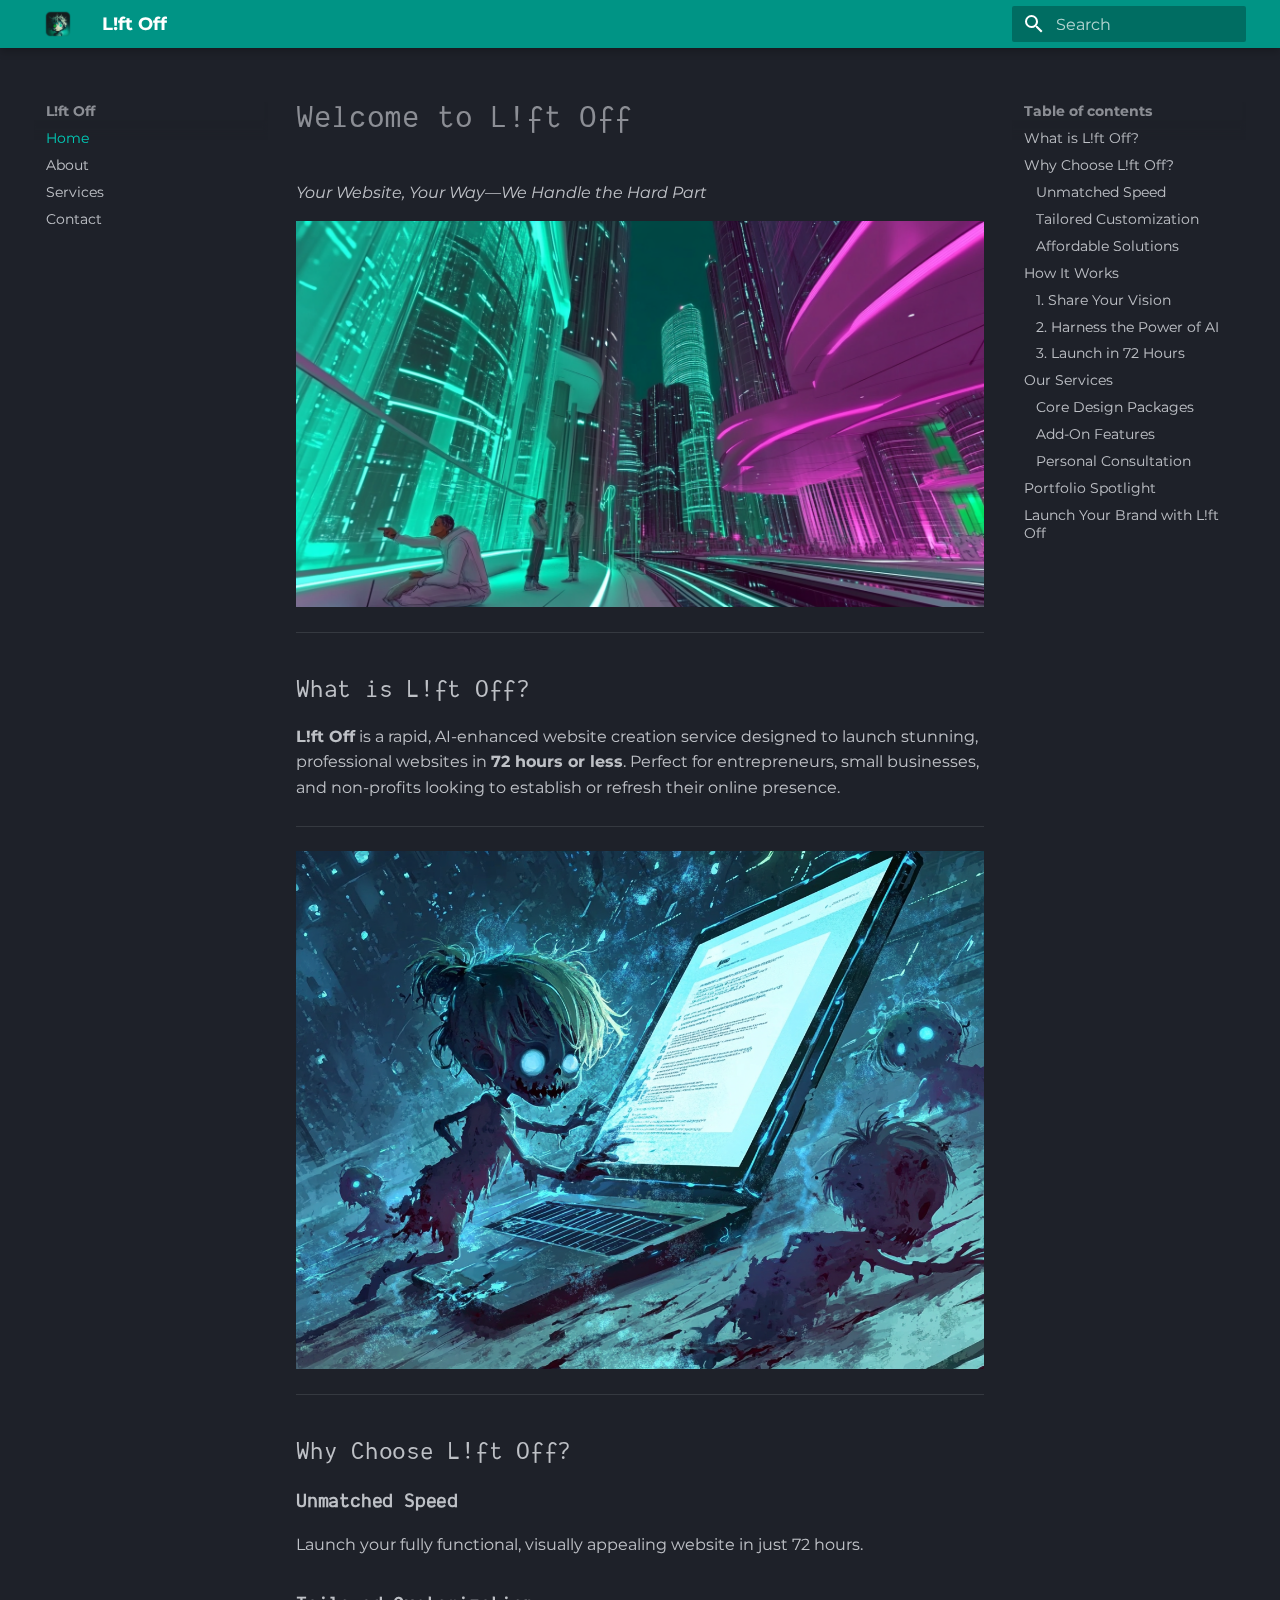
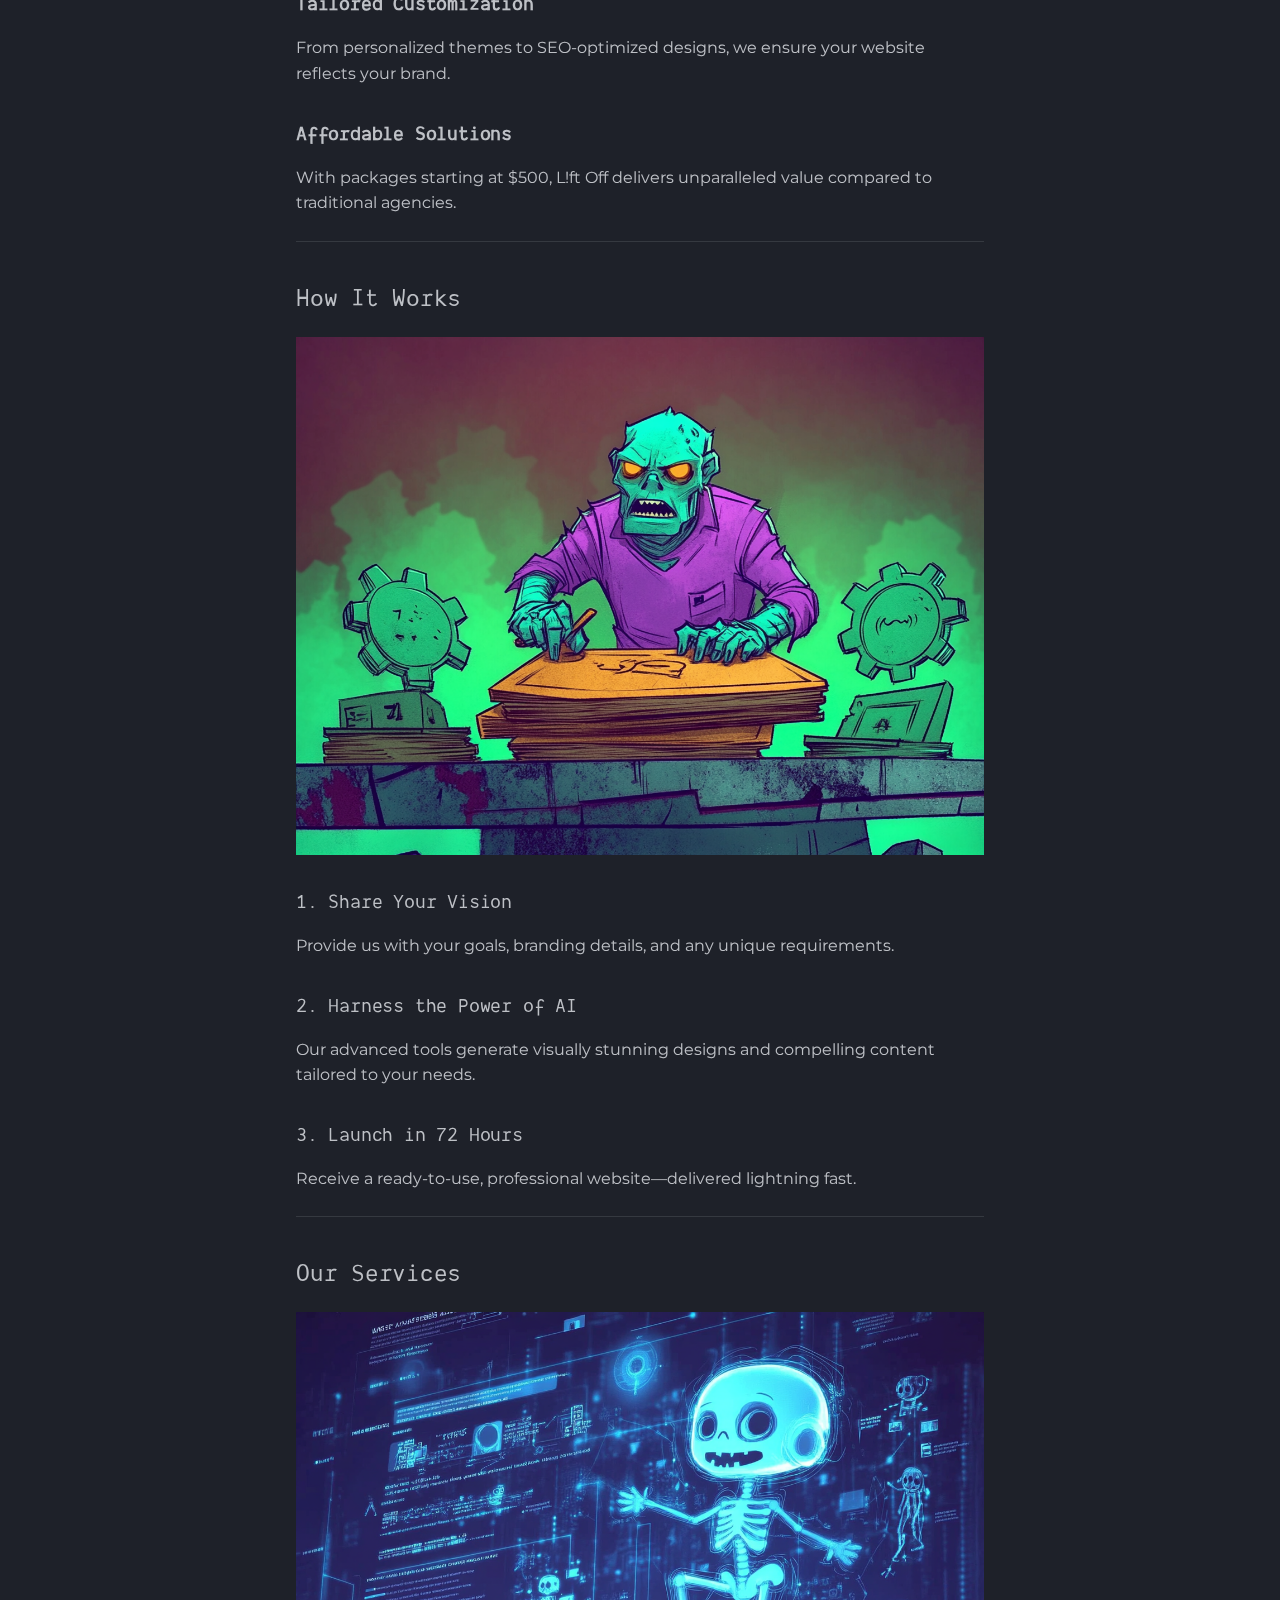
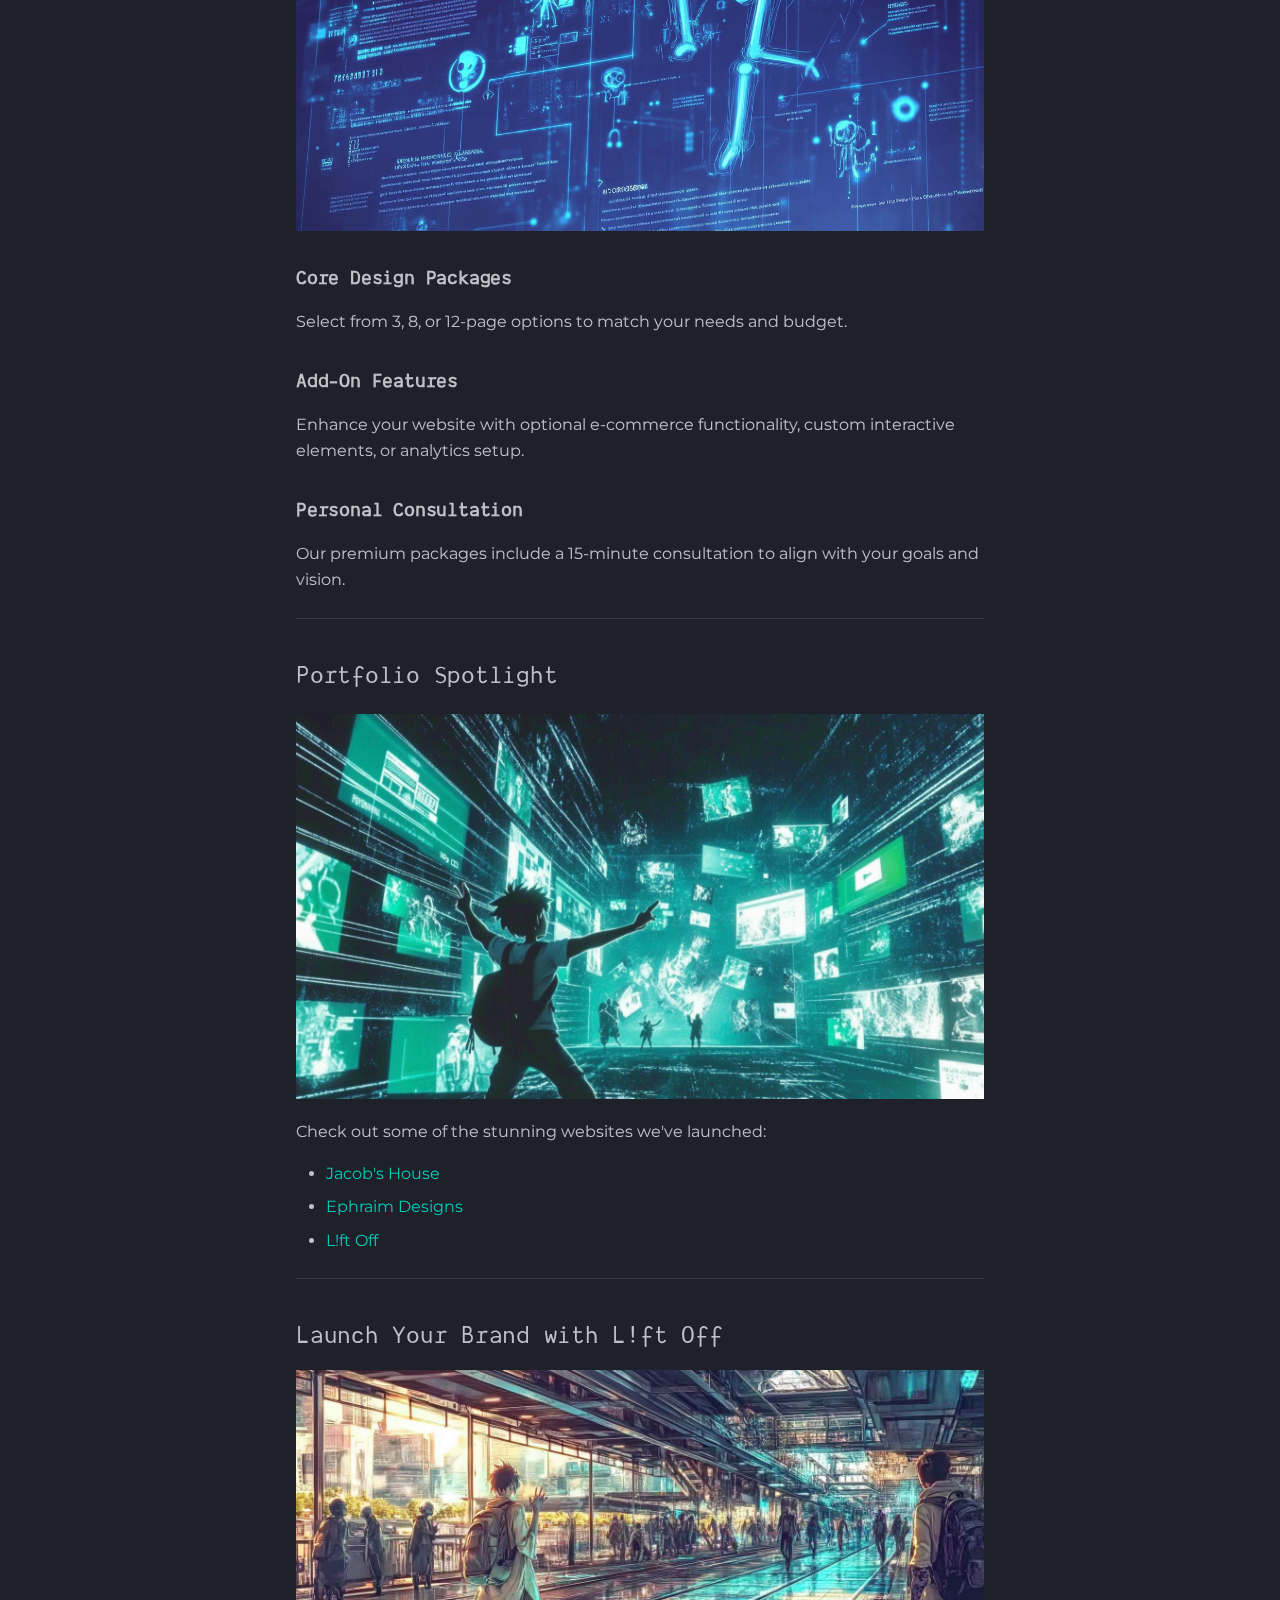
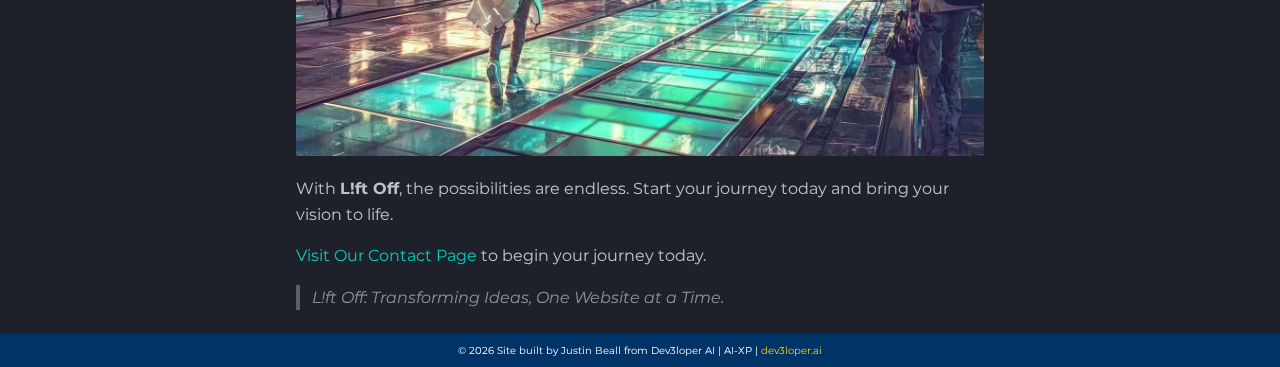
<file: index.html>
<!doctype html><html class=no-js lang=en><meta charset=utf-8><meta content="width=device-width,initial-scale=1" name=viewport><meta content="AI-powered website creation delivering stunning results in 72 hours." name=description><meta content="Justin Beall" name=author><link href=https://dev3l.github.io/lift-off/ rel=canonical><link href=about/ rel=next><link href=images/favicon.png rel=icon><meta content="mkdocs-1.6.1, mkdocs-material-9.5.46" name=generator><title>Home - L!ft Off</title><link href=assets/stylesheets/main.6f8fc17f.min.css rel=stylesheet><link href=assets/stylesheets/palette.06af60db.min.css rel=stylesheet><link crossorigin href=https://fonts.gstatic.com rel=preconnect><link href="https://fonts.googleapis.com/css?family=Montserrat:300,300i,400,400i,700,700i%7CRoboto+Mono:400,400i,700,700i&display=fallback" rel=stylesheet><style>:root{--md-text-font:"Montserrat";--md-code-font:"Roboto Mono"}</style><link href=stylesheets/extra.css rel=stylesheet><script>__md_scope=new URL(".",location),__md_hash=e=>[...e].reduce(((e,_)=>(e<<5)-e+_.charCodeAt(0)),0),__md_get=(e,_=localStorage,t=__md_scope)=>JSON.parse(_.getItem(t.pathname+"."+e)),__md_set=(e,_,t=localStorage,a=__md_scope)=>{try{t.setItem(a.pathname+"."+e,JSON.stringify(_))}catch(e){}}</script><meta content=Home name=title><link href=https://cdnjs.cloudflare.com/ajax/libs/font-awesome/6.4.2/css/all.min.css rel=stylesheet><meta content="L!ft Off AI website creation fast website delivery professional websites Dev3loper AI custom website design website SEO" name=keywords><meta content=website property=og:type><meta content=https://dev3l.github.io/lift-off/ property=og:url><meta content=Home property=og:title><meta content="AI-powered website creation delivering stunning results in 72 hours." property=og:description><meta content=images/home/lift-off-hero.png property=og:image><meta content=summary_large_image property=twitter:card><meta content=https://dev3l.github.io/lift-off/ property=twitter:url><meta content=Home property=twitter:title><meta content="AI-powered website creation delivering stunning results in 72 hours." property=twitter:description><meta content=images/home/lift-off-hero.png property=twitter:image><script type=application/ld+json>{"@context": "https://schema.org", "@type": "Article", "headline": "Home", "image": ["images/home/lift-off-hero.png"], "datePublished": "2024-11-29 05:18:40 -0500", "dateModified": "2024-11-29 07:05:20 -0500", "author": [{"@type": "Organization", "name": "Ultralytics", "url": "https://ultralytics.com/"}], "abstract": "AI-powered website creation delivering stunning results in 72 hours."}</script><body data-md-color-accent=indigo data-md-color-primary=teal data-md-color-scheme=slate dir=ltr><input autocomplete=off class=md-toggle data-md-toggle=drawer id=__drawer type=checkbox><input autocomplete=off class=md-toggle data-md-toggle=search id=__search type=checkbox><label class=md-overlay for=__drawer></label><div data-md-component=skip><a class=md-skip href=#welcome-to-lft-off> Skip to content </a></div><div data-md-component=announce></div><header class="md-header md-header--shadow" data-md-component=header><nav class="md-header__inner md-grid" aria-label=Header><a aria-label="L!ft Off" class="md-header__button md-logo" title="L!ft Off" data-md-component=logo href=.> <img alt=logo src=images/logo.png> </a><label class="md-header__button md-icon" for=__drawer><svg viewbox="0 0 24 24" xmlns=http://www.w3.org/2000/svg><path d="M3 6h18v2H3zm0 5h18v2H3zm0 5h18v2H3z"></path></svg></label><div class=md-header__title data-md-component=header-title><div class=md-header__ellipsis><div class=md-header__topic><span class=md-ellipsis> L!ft Off </span></div><div class=md-header__topic data-md-component=header-topic><span class=md-ellipsis> Home </span></div></div></div><label class="md-header__button md-icon" for=__search><svg viewbox="0 0 24 24" xmlns=http://www.w3.org/2000/svg><path d="M9.5 3A6.5 6.5 0 0 1 16 9.5c0 1.61-.59 3.09-1.56 4.23l.27.27h.79l5 5-1.5 1.5-5-5v-.79l-.27-.27A6.52 6.52 0 0 1 9.5 16 6.5 6.5 0 0 1 3 9.5 6.5 6.5 0 0 1 9.5 3m0 2C7 5 5 7 5 9.5S7 14 9.5 14 14 12 14 9.5 12 5 9.5 5"></path></svg></label><div class=md-search data-md-component=search role=dialog><label class=md-search__overlay for=__search></label><div class=md-search__inner role=search><form class=md-search__form name=search><input aria-label=Search autocapitalize=off autocomplete=off autocorrect=off class=md-search__input data-md-component=search-query name=query placeholder=Search required spellcheck=false type=text><label class="md-search__icon md-icon" for=__search><svg viewbox="0 0 24 24" xmlns=http://www.w3.org/2000/svg><path d="M9.5 3A6.5 6.5 0 0 1 16 9.5c0 1.61-.59 3.09-1.56 4.23l.27.27h.79l5 5-1.5 1.5-5-5v-.79l-.27-.27A6.52 6.52 0 0 1 9.5 16 6.5 6.5 0 0 1 3 9.5 6.5 6.5 0 0 1 9.5 3m0 2C7 5 5 7 5 9.5S7 14 9.5 14 14 12 14 9.5 12 5 9.5 5"></path></svg> <svg viewbox="0 0 24 24" xmlns=http://www.w3.org/2000/svg><path d="M20 11v2H8l5.5 5.5-1.42 1.42L4.16 12l7.92-7.92L13.5 5.5 8 11z"></path></svg></label><nav aria-label=Search class=md-search__options><button class="md-search__icon md-icon" aria-label=Clear tabindex=-1 title=Clear type=reset><svg viewbox="0 0 24 24" xmlns=http://www.w3.org/2000/svg><path d="M19 6.41 17.59 5 12 10.59 6.41 5 5 6.41 10.59 12 5 17.59 6.41 19 12 13.41 17.59 19 19 17.59 13.41 12z"></path></svg></button></nav></form><div class=md-search__output><div class=md-search__scrollwrap data-md-scrollfix tabindex=0><div class=md-search-result data-md-component=search-result><div class=md-search-result__meta>Initializing search</div><ol class=md-search-result__list role=presentation></ol></div></div></div></div></div></nav></header><div class=md-container data-md-component=container><main class=md-main data-md-component=main><div class="md-main__inner md-grid"><div class="md-sidebar md-sidebar--primary" data-md-component=sidebar data-md-type=navigation><div class=md-sidebar__scrollwrap><div class=md-sidebar__inner><nav class="md-nav md-nav--primary" aria-label=Navigation data-md-level=0><label class=md-nav__title for=__drawer><a aria-label="L!ft Off" class="md-nav__button md-logo" title="L!ft Off" data-md-component=logo href=.> <img alt=logo src=images/logo.png> </a> L!ft Off</label><ul class=md-nav__list data-md-scrollfix><li class="md-nav__item md-nav__item--active"><input class="md-nav__toggle md-toggle" id=__toc type=checkbox> <label class="md-nav__link md-nav__link--active" for=__toc><span class=md-ellipsis> Home </span> <span class="md-nav__icon md-icon"></span></label> <a class="md-nav__link md-nav__link--active" href=.> <span class=md-ellipsis> Home </span> </a> <nav aria-label="Table of contents" class="md-nav md-nav--secondary"><label class=md-nav__title for=__toc><span class="md-nav__icon md-icon"></span> Table of contents</label><ul class=md-nav__list data-md-component=toc data-md-scrollfix><li class=md-nav__item><a class=md-nav__link href=#what-is-lft-off> <span class=md-ellipsis> What is L!ft Off? </span> </a><li class=md-nav__item><a class=md-nav__link href=#why-choose-lft-off> <span class=md-ellipsis> Why Choose L!ft Off? </span> </a> <nav aria-label="Why Choose L!ft Off?" class=md-nav><ul class=md-nav__list><li class=md-nav__item><a class=md-nav__link href=#unmatched-speed> <span class=md-ellipsis> Unmatched Speed </span> </a><li class=md-nav__item><a class=md-nav__link href=#tailored-customization> <span class=md-ellipsis> Tailored Customization </span> </a><li class=md-nav__item><a class=md-nav__link href=#affordable-solutions> <span class=md-ellipsis> Affordable Solutions </span> </a></ul></nav><li class=md-nav__item><a class=md-nav__link href=#how-it-works> <span class=md-ellipsis> How It Works </span> </a> <nav aria-label="How It Works" class=md-nav><ul class=md-nav__list><li class=md-nav__item><a class=md-nav__link href=#1-share-your-vision> <span class=md-ellipsis> 1. Share Your Vision </span> </a><li class=md-nav__item><a class=md-nav__link href=#2-harness-the-power-of-ai> <span class=md-ellipsis> 2. Harness the Power of AI </span> </a><li class=md-nav__item><a class=md-nav__link href=#3-launch-in-72-hours> <span class=md-ellipsis> 3. Launch in 72 Hours </span> </a></ul></nav><li class=md-nav__item><a class=md-nav__link href=#our-services> <span class=md-ellipsis> Our Services </span> </a> <nav aria-label="Our Services" class=md-nav><ul class=md-nav__list><li class=md-nav__item><a class=md-nav__link href=#core-design-packages> <span class=md-ellipsis> Core Design Packages </span> </a><li class=md-nav__item><a class=md-nav__link href=#add-on-features> <span class=md-ellipsis> Add-On Features </span> </a><li class=md-nav__item><a class=md-nav__link href=#personal-consultation> <span class=md-ellipsis> Personal Consultation </span> </a></ul></nav><li class=md-nav__item><a class=md-nav__link href=#portfolio-spotlight> <span class=md-ellipsis> Portfolio Spotlight </span> </a><li class=md-nav__item><a class=md-nav__link href=#launch-your-brand-with-lft-off> <span class=md-ellipsis> Launch Your Brand with L!ft Off </span> </a></ul></nav><li class=md-nav__item><a class=md-nav__link href=about/> <span class=md-ellipsis> About </span> </a><li class=md-nav__item><a class=md-nav__link href=services/> <span class=md-ellipsis> Services </span> </a><li class=md-nav__item><a class=md-nav__link href=contact/> <span class=md-ellipsis> Contact </span> </a></ul></nav></div></div></div><div class="md-sidebar md-sidebar--secondary" data-md-component=sidebar data-md-type=toc><div class=md-sidebar__scrollwrap><div class=md-sidebar__inner><nav aria-label="Table of contents" class="md-nav md-nav--secondary"><label class=md-nav__title for=__toc><span class="md-nav__icon md-icon"></span> Table of contents</label><ul class=md-nav__list data-md-component=toc data-md-scrollfix><li class=md-nav__item><a class=md-nav__link href=#what-is-lft-off> <span class=md-ellipsis> What is L!ft Off? </span> </a><li class=md-nav__item><a class=md-nav__link href=#why-choose-lft-off> <span class=md-ellipsis> Why Choose L!ft Off? </span> </a> <nav aria-label="Why Choose L!ft Off?" class=md-nav><ul class=md-nav__list><li class=md-nav__item><a class=md-nav__link href=#unmatched-speed> <span class=md-ellipsis> Unmatched Speed </span> </a><li class=md-nav__item><a class=md-nav__link href=#tailored-customization> <span class=md-ellipsis> Tailored Customization </span> </a><li class=md-nav__item><a class=md-nav__link href=#affordable-solutions> <span class=md-ellipsis> Affordable Solutions </span> </a></ul></nav><li class=md-nav__item><a class=md-nav__link href=#how-it-works> <span class=md-ellipsis> How It Works </span> </a> <nav aria-label="How It Works" class=md-nav><ul class=md-nav__list><li class=md-nav__item><a class=md-nav__link href=#1-share-your-vision> <span class=md-ellipsis> 1. Share Your Vision </span> </a><li class=md-nav__item><a class=md-nav__link href=#2-harness-the-power-of-ai> <span class=md-ellipsis> 2. Harness the Power of AI </span> </a><li class=md-nav__item><a class=md-nav__link href=#3-launch-in-72-hours> <span class=md-ellipsis> 3. Launch in 72 Hours </span> </a></ul></nav><li class=md-nav__item><a class=md-nav__link href=#our-services> <span class=md-ellipsis> Our Services </span> </a> <nav aria-label="Our Services" class=md-nav><ul class=md-nav__list><li class=md-nav__item><a class=md-nav__link href=#core-design-packages> <span class=md-ellipsis> Core Design Packages </span> </a><li class=md-nav__item><a class=md-nav__link href=#add-on-features> <span class=md-ellipsis> Add-On Features </span> </a><li class=md-nav__item><a class=md-nav__link href=#personal-consultation> <span class=md-ellipsis> Personal Consultation </span> </a></ul></nav><li class=md-nav__item><a class=md-nav__link href=#portfolio-spotlight> <span class=md-ellipsis> Portfolio Spotlight </span> </a><li class=md-nav__item><a class=md-nav__link href=#launch-your-brand-with-lft-off> <span class=md-ellipsis> Launch Your Brand with L!ft Off </span> </a></ul></nav></div></div></div><div class=md-content data-md-component=content><article class="md-content__inner md-typeset"><h1 id=welcome-to-lft-off>Welcome to <strong>L!ft Off</strong><a title="Permanent link" class=headerlink href=#welcome-to-lft-off>¶</a></h1><p><em>Your Website, Your Way—We Handle the Hard Part</em><p><img alt="A futuristic glowing pathway leading to a digital skyline, representing L!ft Off's speed and professionalism in website creation" style="width:100%;max-width:1000px;margin:auto auto 20px;display:block" src=images/home/lift-off-hero.png><hr><h2 id=what-is-lft-off><strong>What is L!ft Off?</strong><a title="Permanent link" class=headerlink href=#what-is-lft-off>¶</a></h2><p><strong>L!ft Off</strong> is a rapid, AI-enhanced website creation service designed to launch stunning, professional websites in <strong>72 hours or less</strong>. Perfect for entrepreneurs, small businesses, and non-profits looking to establish or refresh their online presence.<hr><p><img alt="A glowing digital website screen surrounded by anime-style zombie hands symbolizing speed and creativity in website design" style="width:100%;max-width:800px;margin:20px auto;display:block" src=images/home/lift-off-intro.png><hr><h2 id=why-choose-lft-off><strong>Why Choose L!ft Off?</strong><a title="Permanent link" class=headerlink href=#why-choose-lft-off>¶</a></h2><h3 id=unmatched-speed><strong>Unmatched Speed</strong><a title="Permanent link" class=headerlink href=#unmatched-speed>¶</a></h3><p>Launch your fully functional, visually appealing website in just 72 hours.<h3 id=tailored-customization><strong>Tailored Customization</strong><a title="Permanent link" class=headerlink href=#tailored-customization>¶</a></h3><p>From personalized themes to SEO-optimized designs, we ensure your website reflects your brand.<h3 id=affordable-solutions><strong>Affordable Solutions</strong><a title="Permanent link" class=headerlink href=#affordable-solutions>¶</a></h3><p>With packages starting at $500, L!ft Off delivers unparalleled value compared to traditional agencies.<hr><h2 id=how-it-works><strong>How It Works</strong><a title="Permanent link" class=headerlink href=#how-it-works>¶</a></h2><p><img alt="A futuristic AI-powered workflow with glowing green and blue elements representing efficiency and technology in website creation" style="width:100%;max-width:800px;margin:20px auto;display:block" src=images/home/lift-off-process.png><h3 id=1-share-your-vision>1. Share Your Vision<a title="Permanent link" class=headerlink href=#1-share-your-vision>¶</a></h3><p>Provide us with your goals, branding details, and any unique requirements.<h3 id=2-harness-the-power-of-ai>2. Harness the Power of AI<a title="Permanent link" class=headerlink href=#2-harness-the-power-of-ai>¶</a></h3><p>Our advanced tools generate visually stunning designs and compelling content tailored to your needs.<h3 id=3-launch-in-72-hours>3. Launch in 72 Hours<a title="Permanent link" class=headerlink href=#3-launch-in-72-hours>¶</a></h3><p>Receive a ready-to-use, professional website—delivered lightning fast.<hr><h2 id=our-services><strong>Our Services</strong><a title="Permanent link" class=headerlink href=#our-services>¶</a></h2><p><img alt="A colorful cartoonish infographic showing website packages and customization options, emphasizing flexibility and creativity" style="width:100%;max-width:800px;margin:20px auto;display:block" src=images/home/lift-off-services.png><h3 id=core-design-packages><strong>Core Design Packages</strong><a title="Permanent link" class=headerlink href=#core-design-packages>¶</a></h3><p>Select from 3, 8, or 12-page options to match your needs and budget.<h3 id=add-on-features><strong>Add-On Features</strong><a title="Permanent link" class=headerlink href=#add-on-features>¶</a></h3><p>Enhance your website with optional e-commerce functionality, custom interactive elements, or analytics setup.<h3 id=personal-consultation><strong>Personal Consultation</strong><a title="Permanent link" class=headerlink href=#personal-consultation>¶</a></h3><p>Our premium packages include a 15-minute consultation to align with your goals and vision.<hr><h2 id=portfolio-spotlight><strong>Portfolio Spotlight</strong><a title="Permanent link" class=headerlink href=#portfolio-spotlight>¶</a></h2><p><img alt="Portfolio preview showcasing completed websites with glowing green and blue effects, cartoonish characters highlighting the creativity behind each project" style="width:100%;max-width:800px;margin:20px auto;display:block" src=images/home/lift-off-portfolio.png><p>Check out some of the stunning websites we've launched:<ul><li><a href=https://dev3l.github.io/jacobs-house/>Jacob's House</a><li><a href=https://dev3l.github.io/ephraim-designs/>Ephraim Designs</a><li><a href=https://dev3l.github.io/lift-off/>L!ft Off</a></ul><hr><h2 id=launch-your-brand-with-lft-off><strong>Launch Your Brand with L!ft Off</strong><a title="Permanent link" class=headerlink href=#launch-your-brand-with-lft-off>¶</a></h2><p><img alt="A glowing digital pathway representing transformation with L!ft Off" style="width:100%;max-width:800px;margin:auto auto 20px;display:block" src=images/cta-pathway.png><p>With <strong>L!ft Off</strong>, the possibilities are endless. Start your journey today and bring your vision to life.<p><a href=contact/>Visit Our Contact Page</a> to begin your journey today.<blockquote><p><em>L!ft Off: Transforming Ideas, One Website at a Time.</em></blockquote><div class=share-buttons><button class="share-button hover-item" onclick="window.open('https://twitter.com/intent/tweet?url=https://dev3l.github.io/lift-off/', 'TwitterShare', 'width=550,height=680,menubar=no,toolbar=no'); return false;"><i class="fa-brands fa-x-twitter"></i> Tweet</button><button class="share-button hover-item linkedin" onclick="window.open('https://www.linkedin.com/shareArticle?url=https://dev3l.github.io/lift-off/', 'LinkedinShare', 'width=550,height=730,menubar=no,toolbar=no'); return false;"><i class="fa-brands fa-linkedin-in"></i> Share</button></div></article></div><script>var target=document.getElementById(location.hash.slice(1));target&&target.name&&(target.checked=target.name.startsWith("__tabbed_"))</script></div></main><footer class=md-footer><div class="md-footer-meta md-typeset"><div class="md-footer-meta__inner md-grid"><div class=md-copyright>Made with <a href=https://squidfunk.github.io/mkdocs-material/ rel=noopener target=_blank> Material for MkDocs </a></div></div></div></footer></div><div class=md-dialog data-md-component=dialog><div class="md-dialog__inner md-typeset"></div></div><script id=__config type=application/json>{"base": ".", "features": [], "search": "assets/javascripts/workers/search.6ce7567c.min.js", "translations": {"clipboard.copied": "Copied to clipboard", "clipboard.copy": "Copy to clipboard", "search.result.more.one": "1 more on this page", "search.result.more.other": "# more on this page", "search.result.none": "No matching documents", "search.result.one": "1 matching document", "search.result.other": "# matching documents", "search.result.placeholder": "Type to start searching", "search.result.term.missing": "Missing", "select.version": "Select version"}}</script><script src=assets/javascripts/bundle.83f73b43.min.js></script><script src=overrides/footer.js></script>
</file>
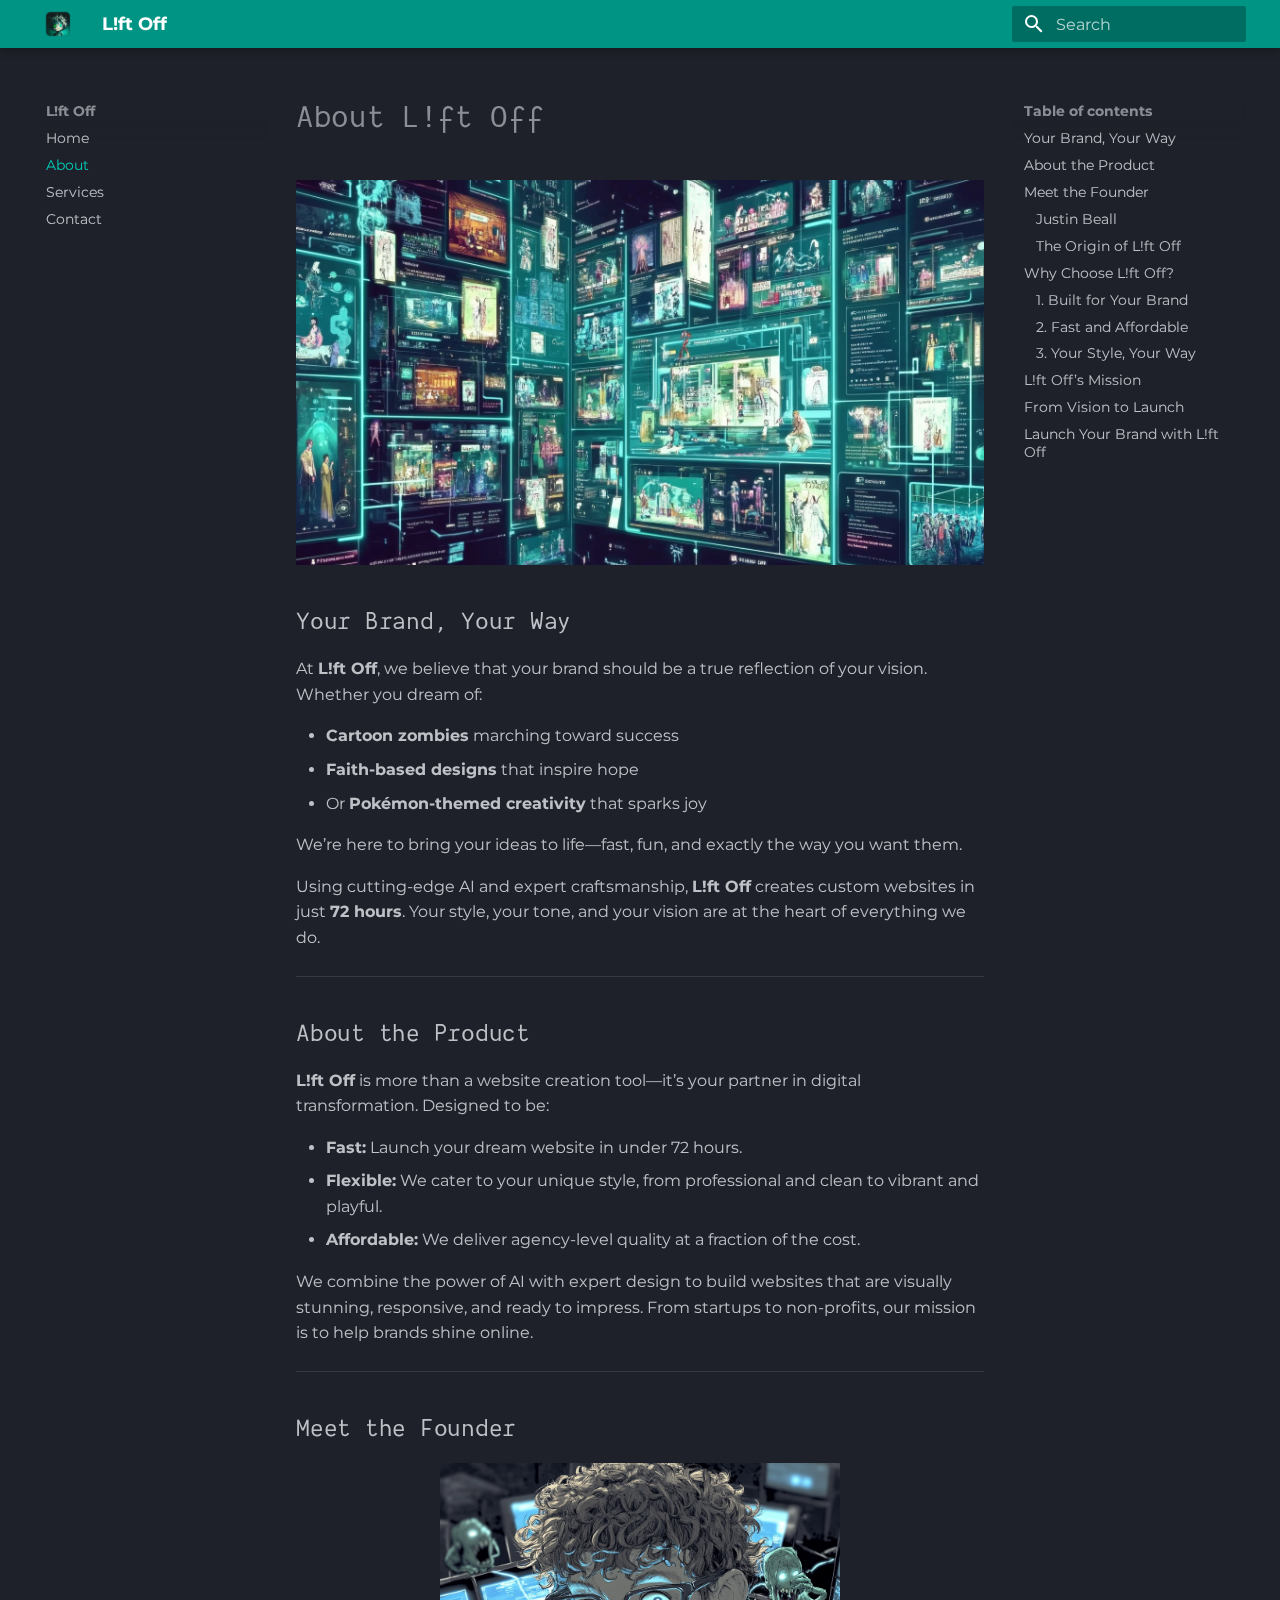
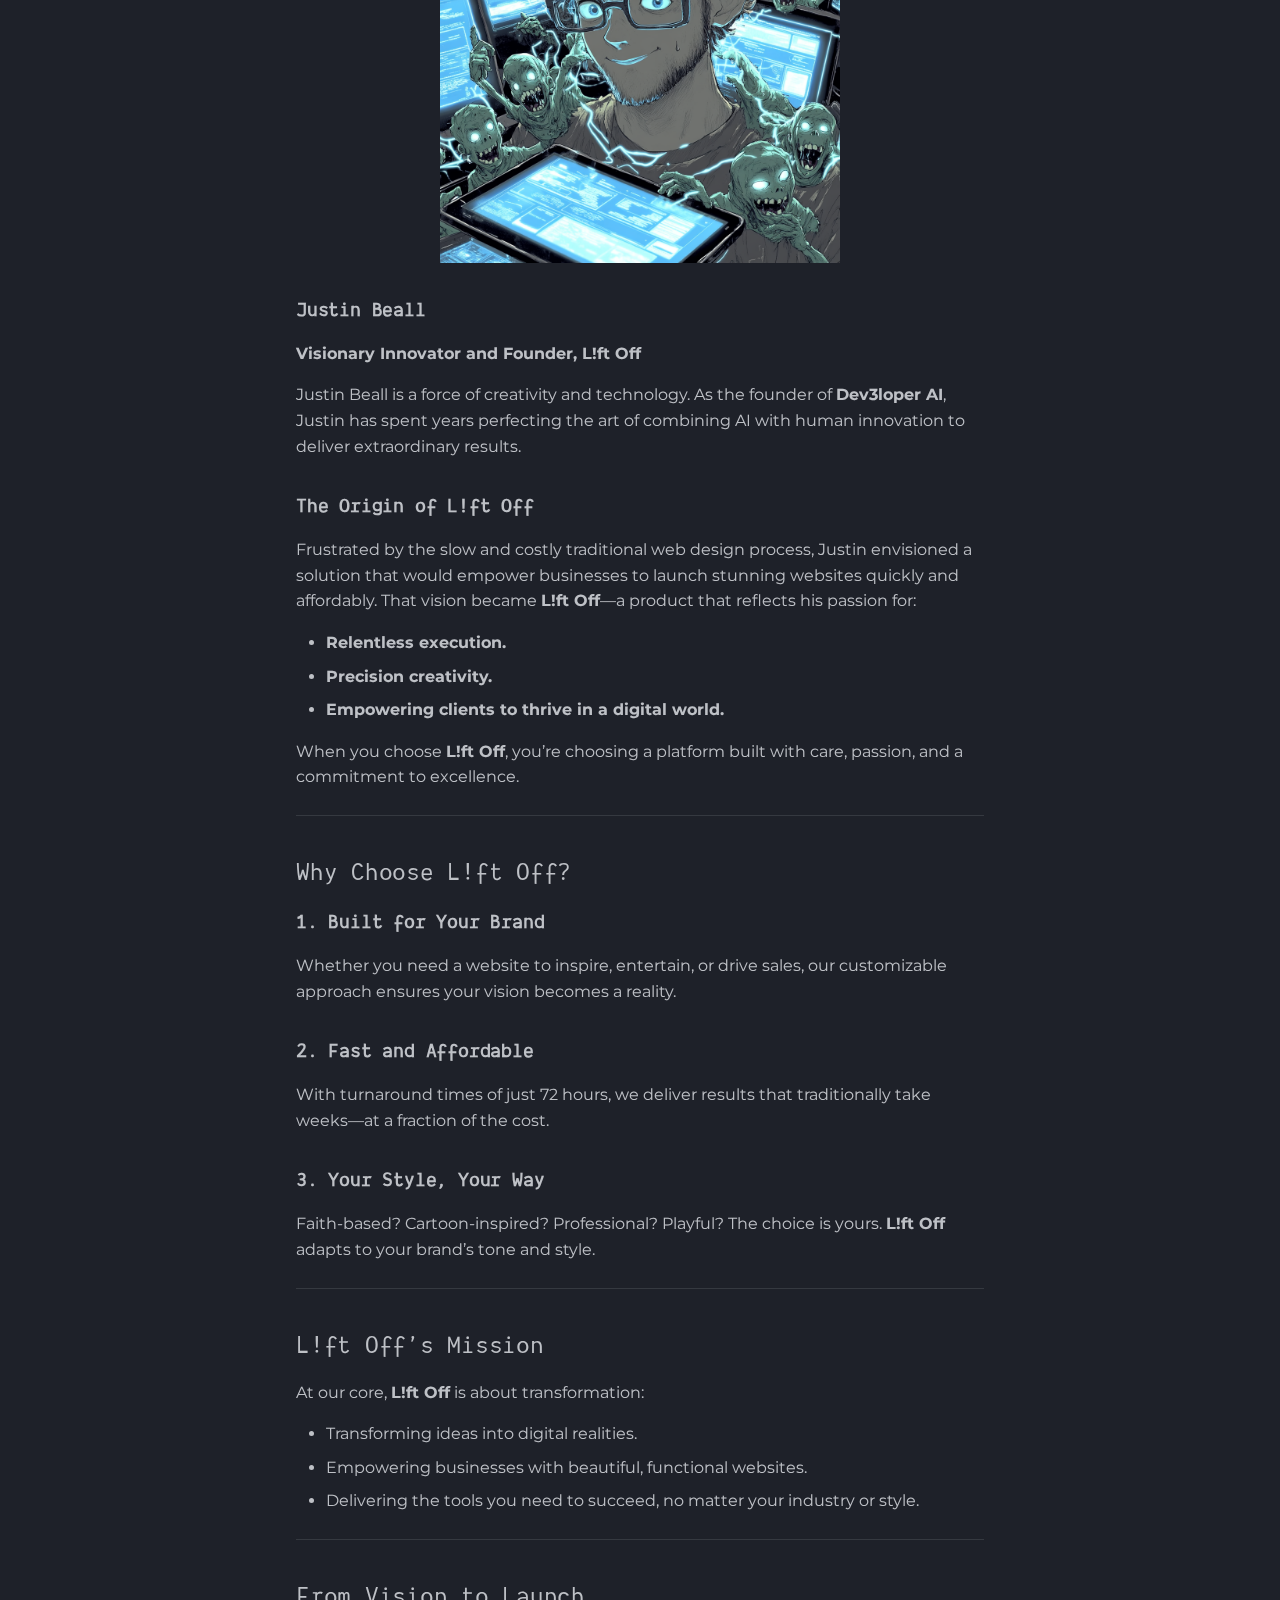
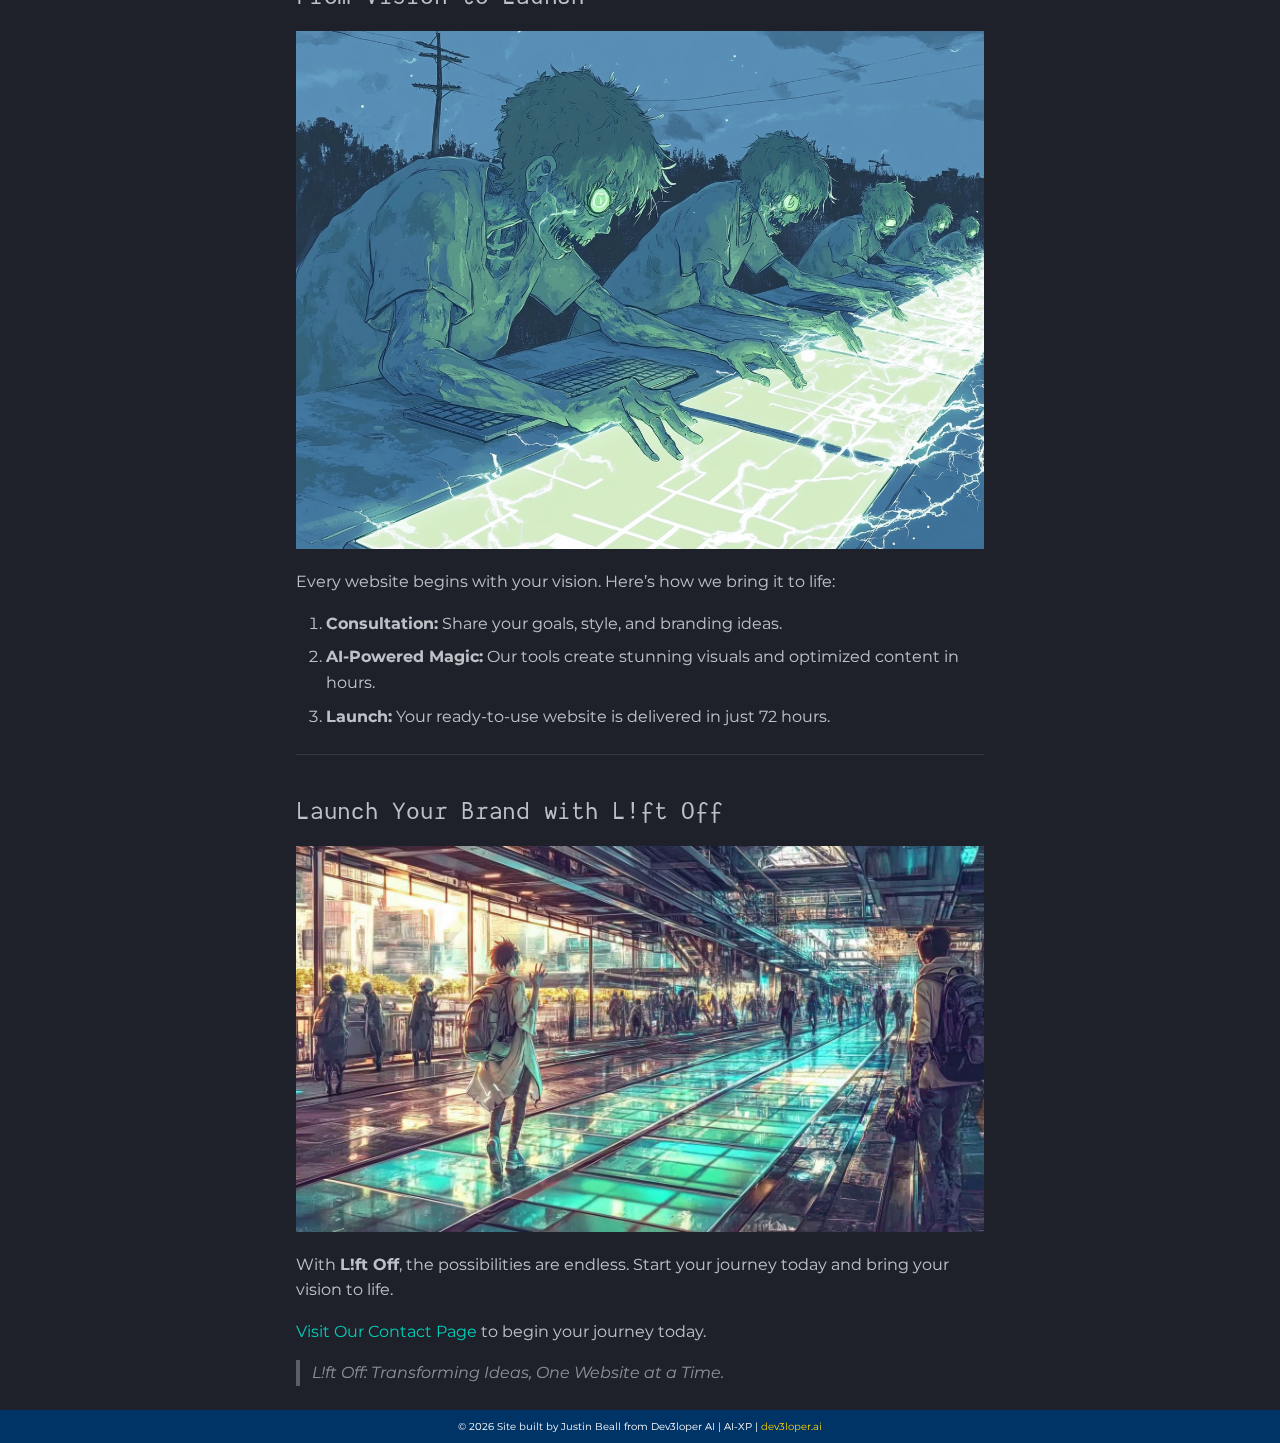
<file: about/index.html>
<!doctype html><html class=no-js lang=en><meta charset=utf-8><meta content="width=device-width,initial-scale=1" name=viewport><meta content="Learn about L!ft Off—an AI-powered website creation service delivering stunning, customized results in just 72 hours." name=description><meta content="Justin Beall" name=author><link href=https://dev3l.github.io/lift-off/about/ rel=canonical><link href=.. rel=prev><link href=../services/ rel=next><link href=../images/favicon.png rel=icon><meta content="mkdocs-1.6.1, mkdocs-material-9.5.46" name=generator><title>About L!ft Off - L!ft Off</title><link href=../assets/stylesheets/main.6f8fc17f.min.css rel=stylesheet><link href=../assets/stylesheets/palette.06af60db.min.css rel=stylesheet><link crossorigin href=https://fonts.gstatic.com rel=preconnect><link href="https://fonts.googleapis.com/css?family=Montserrat:300,300i,400,400i,700,700i%7CRoboto+Mono:400,400i,700,700i&display=fallback" rel=stylesheet><style>:root{--md-text-font:"Montserrat";--md-code-font:"Roboto Mono"}</style><link href=../stylesheets/extra.css rel=stylesheet><script>__md_scope=new URL("..",location),__md_hash=e=>[...e].reduce(((e,_)=>(e<<5)-e+_.charCodeAt(0)),0),__md_get=(e,_=localStorage,t=__md_scope)=>JSON.parse(_.getItem(t.pathname+"."+e)),__md_set=(e,_,t=localStorage,a=__md_scope)=>{try{t.setItem(a.pathname+"."+e,JSON.stringify(_))}catch(e){}}</script><meta content=About name=title><link href=https://cdnjs.cloudflare.com/ajax/libs/font-awesome/6.4.2/css/all.min.css rel=stylesheet><meta content="L!ft Off about AI website creation fast website solutions Dev3loper AI story custom website design Justin Beall" name=keywords><meta content=website property=og:type><meta content=https://dev3l.github.io/lift-off/about property=og:url><meta content=About property=og:title><meta content="Learn about L!ft Off—an AI-powered website creation service delivering stunning, customized results in just 72 hours." property=og:description><meta content=../images/about/lift-off-about-banner.png property=og:image><meta content=summary_large_image property=twitter:card><meta content=https://dev3l.github.io/lift-off/about property=twitter:url><meta content=About property=twitter:title><meta content="Learn about L!ft Off—an AI-powered website creation service delivering stunning, customized results in just 72 hours." property=twitter:description><meta content=../images/about/lift-off-about-banner.png property=twitter:image><script type=application/ld+json>{"@context": "https://schema.org", "@type": "Article", "headline": "About", "image": ["../images/about/lift-off-about-banner.png"], "datePublished": "2024-11-29 05:18:40 -0500", "dateModified": "2024-11-29 07:05:20 -0500", "author": [{"@type": "Organization", "name": "Ultralytics", "url": "https://ultralytics.com/"}], "abstract": "Learn about L!ft Off\u2014an AI-powered website creation service delivering stunning, customized results in just 72 hours."}</script><body data-md-color-accent=indigo data-md-color-primary=teal data-md-color-scheme=slate dir=ltr><input autocomplete=off class=md-toggle data-md-toggle=drawer id=__drawer type=checkbox><input autocomplete=off class=md-toggle data-md-toggle=search id=__search type=checkbox><label class=md-overlay for=__drawer></label><div data-md-component=skip><a class=md-skip href=#about-lft-off> Skip to content </a></div><div data-md-component=announce></div><header class="md-header md-header--shadow" data-md-component=header><nav class="md-header__inner md-grid" aria-label=Header><a aria-label="L!ft Off" class="md-header__button md-logo" title="L!ft Off" data-md-component=logo href=..> <img alt=logo src=../images/logo.png> </a><label class="md-header__button md-icon" for=__drawer><svg viewbox="0 0 24 24" xmlns=http://www.w3.org/2000/svg><path d="M3 6h18v2H3zm0 5h18v2H3zm0 5h18v2H3z"></path></svg></label><div class=md-header__title data-md-component=header-title><div class=md-header__ellipsis><div class=md-header__topic><span class=md-ellipsis> L!ft Off </span></div><div class=md-header__topic data-md-component=header-topic><span class=md-ellipsis> About L!ft Off </span></div></div></div><label class="md-header__button md-icon" for=__search><svg viewbox="0 0 24 24" xmlns=http://www.w3.org/2000/svg><path d="M9.5 3A6.5 6.5 0 0 1 16 9.5c0 1.61-.59 3.09-1.56 4.23l.27.27h.79l5 5-1.5 1.5-5-5v-.79l-.27-.27A6.52 6.52 0 0 1 9.5 16 6.5 6.5 0 0 1 3 9.5 6.5 6.5 0 0 1 9.5 3m0 2C7 5 5 7 5 9.5S7 14 9.5 14 14 12 14 9.5 12 5 9.5 5"></path></svg></label><div class=md-search data-md-component=search role=dialog><label class=md-search__overlay for=__search></label><div class=md-search__inner role=search><form class=md-search__form name=search><input aria-label=Search autocapitalize=off autocomplete=off autocorrect=off class=md-search__input data-md-component=search-query name=query placeholder=Search required spellcheck=false type=text><label class="md-search__icon md-icon" for=__search><svg viewbox="0 0 24 24" xmlns=http://www.w3.org/2000/svg><path d="M9.5 3A6.5 6.5 0 0 1 16 9.5c0 1.61-.59 3.09-1.56 4.23l.27.27h.79l5 5-1.5 1.5-5-5v-.79l-.27-.27A6.52 6.52 0 0 1 9.5 16 6.5 6.5 0 0 1 3 9.5 6.5 6.5 0 0 1 9.5 3m0 2C7 5 5 7 5 9.5S7 14 9.5 14 14 12 14 9.5 12 5 9.5 5"></path></svg> <svg viewbox="0 0 24 24" xmlns=http://www.w3.org/2000/svg><path d="M20 11v2H8l5.5 5.5-1.42 1.42L4.16 12l7.92-7.92L13.5 5.5 8 11z"></path></svg></label><nav aria-label=Search class=md-search__options><button class="md-search__icon md-icon" aria-label=Clear tabindex=-1 title=Clear type=reset><svg viewbox="0 0 24 24" xmlns=http://www.w3.org/2000/svg><path d="M19 6.41 17.59 5 12 10.59 6.41 5 5 6.41 10.59 12 5 17.59 6.41 19 12 13.41 17.59 19 19 17.59 13.41 12z"></path></svg></button></nav></form><div class=md-search__output><div class=md-search__scrollwrap data-md-scrollfix tabindex=0><div class=md-search-result data-md-component=search-result><div class=md-search-result__meta>Initializing search</div><ol class=md-search-result__list role=presentation></ol></div></div></div></div></div></nav></header><div class=md-container data-md-component=container><main class=md-main data-md-component=main><div class="md-main__inner md-grid"><div class="md-sidebar md-sidebar--primary" data-md-component=sidebar data-md-type=navigation><div class=md-sidebar__scrollwrap><div class=md-sidebar__inner><nav class="md-nav md-nav--primary" aria-label=Navigation data-md-level=0><label class=md-nav__title for=__drawer><a aria-label="L!ft Off" class="md-nav__button md-logo" title="L!ft Off" data-md-component=logo href=..> <img alt=logo src=../images/logo.png> </a> L!ft Off</label><ul class=md-nav__list data-md-scrollfix><li class=md-nav__item><a class=md-nav__link href=..> <span class=md-ellipsis> Home </span> </a><li class="md-nav__item md-nav__item--active"><input class="md-nav__toggle md-toggle" id=__toc type=checkbox> <label class="md-nav__link md-nav__link--active" for=__toc><span class=md-ellipsis> About </span> <span class="md-nav__icon md-icon"></span></label> <a class="md-nav__link md-nav__link--active" href=./> <span class=md-ellipsis> About </span> </a> <nav aria-label="Table of contents" class="md-nav md-nav--secondary"><label class=md-nav__title for=__toc><span class="md-nav__icon md-icon"></span> Table of contents</label><ul class=md-nav__list data-md-component=toc data-md-scrollfix><li class=md-nav__item><a class=md-nav__link href=#your-brand-your-way> <span class=md-ellipsis> Your Brand, Your Way </span> </a><li class=md-nav__item><a class=md-nav__link href=#about-the-product> <span class=md-ellipsis> About the Product </span> </a><li class=md-nav__item><a class=md-nav__link href=#meet-the-founder> <span class=md-ellipsis> Meet the Founder </span> </a> <nav aria-label="Meet the Founder" class=md-nav><ul class=md-nav__list><li class=md-nav__item><a class=md-nav__link href=#justin-beall> <span class=md-ellipsis> Justin Beall </span> </a><li class=md-nav__item><a class=md-nav__link href=#the-origin-of-lft-off> <span class=md-ellipsis> The Origin of L!ft Off </span> </a></ul></nav><li class=md-nav__item><a class=md-nav__link href=#why-choose-lft-off> <span class=md-ellipsis> Why Choose L!ft Off? </span> </a> <nav aria-label="Why Choose L!ft Off?" class=md-nav><ul class=md-nav__list><li class=md-nav__item><a class=md-nav__link href=#1-built-for-your-brand> <span class=md-ellipsis> 1. Built for Your Brand </span> </a><li class=md-nav__item><a class=md-nav__link href=#2-fast-and-affordable> <span class=md-ellipsis> 2. Fast and Affordable </span> </a><li class=md-nav__item><a class=md-nav__link href=#3-your-style-your-way> <span class=md-ellipsis> 3. Your Style, Your Way </span> </a></ul></nav><li class=md-nav__item><a class=md-nav__link href=#lft-offs-mission> <span class=md-ellipsis> L!ft Off’s Mission </span> </a><li class=md-nav__item><a class=md-nav__link href=#from-vision-to-launch> <span class=md-ellipsis> From Vision to Launch </span> </a><li class=md-nav__item><a class=md-nav__link href=#launch-your-brand-with-lft-off> <span class=md-ellipsis> Launch Your Brand with L!ft Off </span> </a></ul></nav><li class=md-nav__item><a class=md-nav__link href=../services/> <span class=md-ellipsis> Services </span> </a><li class=md-nav__item><a class=md-nav__link href=../contact/> <span class=md-ellipsis> Contact </span> </a></ul></nav></div></div></div><div class="md-sidebar md-sidebar--secondary" data-md-component=sidebar data-md-type=toc><div class=md-sidebar__scrollwrap><div class=md-sidebar__inner><nav aria-label="Table of contents" class="md-nav md-nav--secondary"><label class=md-nav__title for=__toc><span class="md-nav__icon md-icon"></span> Table of contents</label><ul class=md-nav__list data-md-component=toc data-md-scrollfix><li class=md-nav__item><a class=md-nav__link href=#your-brand-your-way> <span class=md-ellipsis> Your Brand, Your Way </span> </a><li class=md-nav__item><a class=md-nav__link href=#about-the-product> <span class=md-ellipsis> About the Product </span> </a><li class=md-nav__item><a class=md-nav__link href=#meet-the-founder> <span class=md-ellipsis> Meet the Founder </span> </a> <nav aria-label="Meet the Founder" class=md-nav><ul class=md-nav__list><li class=md-nav__item><a class=md-nav__link href=#justin-beall> <span class=md-ellipsis> Justin Beall </span> </a><li class=md-nav__item><a class=md-nav__link href=#the-origin-of-lft-off> <span class=md-ellipsis> The Origin of L!ft Off </span> </a></ul></nav><li class=md-nav__item><a class=md-nav__link href=#why-choose-lft-off> <span class=md-ellipsis> Why Choose L!ft Off? </span> </a> <nav aria-label="Why Choose L!ft Off?" class=md-nav><ul class=md-nav__list><li class=md-nav__item><a class=md-nav__link href=#1-built-for-your-brand> <span class=md-ellipsis> 1. Built for Your Brand </span> </a><li class=md-nav__item><a class=md-nav__link href=#2-fast-and-affordable> <span class=md-ellipsis> 2. Fast and Affordable </span> </a><li class=md-nav__item><a class=md-nav__link href=#3-your-style-your-way> <span class=md-ellipsis> 3. Your Style, Your Way </span> </a></ul></nav><li class=md-nav__item><a class=md-nav__link href=#lft-offs-mission> <span class=md-ellipsis> L!ft Off’s Mission </span> </a><li class=md-nav__item><a class=md-nav__link href=#from-vision-to-launch> <span class=md-ellipsis> From Vision to Launch </span> </a><li class=md-nav__item><a class=md-nav__link href=#launch-your-brand-with-lft-off> <span class=md-ellipsis> Launch Your Brand with L!ft Off </span> </a></ul></nav></div></div></div><div class=md-content data-md-component=content><article class="md-content__inner md-typeset"><h1 id=about-lft-off>About L!ft Off<a title="Permanent link" class=headerlink href=#about-lft-off>¶</a></h1><p><img alt="A glowing digital skyline representing L!ft Off's mission to bring brands to life" style="width:100%;max-width:800px;margin:auto auto 20px;display:block" src=../images/about/lift-off-about-banner.png><h2 id=your-brand-your-way><strong>Your Brand, Your Way</strong><a title="Permanent link" class=headerlink href=#your-brand-your-way>¶</a></h2><p>At <strong>L!ft Off</strong>, we believe that your brand should be a true reflection of your vision. Whether you dream of:<ul><li><strong>Cartoon zombies</strong> marching toward success<li><strong>Faith-based designs</strong> that inspire hope<li>Or <strong>Pokémon-themed creativity</strong> that sparks joy</ul><p>We’re here to bring your ideas to life—fast, fun, and exactly the way you want them.<p>Using cutting-edge AI and expert craftsmanship, <strong>L!ft Off</strong> creates custom websites in just <strong>72 hours</strong>. Your style, your tone, and your vision are at the heart of everything we do.<hr><h2 id=about-the-product><strong>About the Product</strong><a title="Permanent link" class=headerlink href=#about-the-product>¶</a></h2><p><strong>L!ft Off</strong> is more than a website creation tool—it’s your partner in digital transformation. Designed to be:<ul><li><strong>Fast:</strong> Launch your dream website in under 72 hours.<li><strong>Flexible:</strong> We cater to your unique style, from professional and clean to vibrant and playful.<li><strong>Affordable:</strong> We deliver agency-level quality at a fraction of the cost.</ul><p>We combine the power of AI with expert design to build websites that are visually stunning, responsive, and ready to impress. From startups to non-profits, our mission is to help brands shine online.<hr><h2 id=meet-the-founder><strong>Meet the Founder</strong><a title="Permanent link" class=headerlink href=#meet-the-founder>¶</a></h2><p><img alt="Portrait of Justin Beall, founder of L!ft Off" style="width:100%;max-width:400px;margin:auto auto 20px;display:block" src=../images/about/justin-beall-portrait.png><h3 id=justin-beall><strong>Justin Beall</strong><a title="Permanent link" class=headerlink href=#justin-beall>¶</a></h3><p><strong>Visionary Innovator and Founder, L!ft Off</strong><p>Justin Beall is a force of creativity and technology. As the founder of <strong>Dev3loper AI</strong>, Justin has spent years perfecting the art of combining AI with human innovation to deliver extraordinary results.<h3 id=the-origin-of-lft-off><strong>The Origin of L!ft Off</strong><a title="Permanent link" class=headerlink href=#the-origin-of-lft-off>¶</a></h3><p>Frustrated by the slow and costly traditional web design process, Justin envisioned a solution that would empower businesses to launch stunning websites quickly and affordably. That vision became <strong>L!ft Off</strong>—a product that reflects his passion for:<ul><li><strong>Relentless execution.</strong><li><strong>Precision creativity.</strong><li><strong>Empowering clients to thrive in a digital world.</strong></ul><p>When you choose <strong>L!ft Off</strong>, you’re choosing a platform built with care, passion, and a commitment to excellence.<hr><h2 id=why-choose-lft-off><strong>Why Choose L!ft Off?</strong><a title="Permanent link" class=headerlink href=#why-choose-lft-off>¶</a></h2><h3 id=1-built-for-your-brand><strong>1. Built for Your Brand</strong><a title="Permanent link" class=headerlink href=#1-built-for-your-brand>¶</a></h3><p>Whether you need a website to inspire, entertain, or drive sales, our customizable approach ensures your vision becomes a reality.<h3 id=2-fast-and-affordable><strong>2. Fast and Affordable</strong><a title="Permanent link" class=headerlink href=#2-fast-and-affordable>¶</a></h3><p>With turnaround times of just 72 hours, we deliver results that traditionally take weeks—at a fraction of the cost.<h3 id=3-your-style-your-way><strong>3. Your Style, Your Way</strong><a title="Permanent link" class=headerlink href=#3-your-style-your-way>¶</a></h3><p>Faith-based? Cartoon-inspired? Professional? Playful? The choice is yours. <strong>L!ft Off</strong> adapts to your brand’s tone and style.<hr><h2 id=lft-offs-mission><strong>L!ft Off’s Mission</strong><a title="Permanent link" class=headerlink href=#lft-offs-mission>¶</a></h2><p>At our core, <strong>L!ft Off</strong> is about transformation:<ul><li>Transforming ideas into digital realities.<li>Empowering businesses with beautiful, functional websites.<li>Delivering the tools you need to succeed, no matter your industry or style.</ul><hr><h2 id=from-vision-to-launch><strong>From Vision to Launch</strong><a title="Permanent link" class=headerlink href=#from-vision-to-launch>¶</a></h2><p><img alt="Illustration of the L!ft Off process: fast, flexible, and customized website creation" style="width:100%;max-width:800px;margin:auto auto 20px;display:block" src=../images/about/lift-off-process.png><p>Every website begins with your vision. Here’s how we bring it to life:<ol><li><strong>Consultation:</strong> Share your goals, style, and branding ideas.<li><strong>AI-Powered Magic:</strong> Our tools create stunning visuals and optimized content in hours.<li><strong>Launch:</strong> Your ready-to-use website is delivered in just 72 hours.</ol><hr><h2 id=launch-your-brand-with-lft-off><strong>Launch Your Brand with L!ft Off</strong><a title="Permanent link" class=headerlink href=#launch-your-brand-with-lft-off>¶</a></h2><p><img alt="A glowing digital pathway representing transformation with L!ft Off" style="width:100%;max-width:800px;margin:auto auto 20px;display:block" src=../images/cta-pathway.png><p>With <strong>L!ft Off</strong>, the possibilities are endless. Start your journey today and bring your vision to life.<p><a href=../contact/>Visit Our Contact Page</a> to begin your journey today.<blockquote><p><em>L!ft Off: Transforming Ideas, One Website at a Time.</em></blockquote><div class=share-buttons><button class="share-button hover-item" onclick="window.open('https://twitter.com/intent/tweet?url=https://dev3l.github.io/lift-off/about', 'TwitterShare', 'width=550,height=680,menubar=no,toolbar=no'); return false;"><i class="fa-brands fa-x-twitter"></i> Tweet</button><button class="share-button hover-item linkedin" onclick="window.open('https://www.linkedin.com/shareArticle?url=https://dev3l.github.io/lift-off/about', 'LinkedinShare', 'width=550,height=730,menubar=no,toolbar=no'); return false;"><i class="fa-brands fa-linkedin-in"></i> Share</button></div></article></div><script>var target=document.getElementById(location.hash.slice(1));target&&target.name&&(target.checked=target.name.startsWith("__tabbed_"))</script></div></main><footer class=md-footer><div class="md-footer-meta md-typeset"><div class="md-footer-meta__inner md-grid"><div class=md-copyright>Made with <a href=https://squidfunk.github.io/mkdocs-material/ rel=noopener target=_blank> Material for MkDocs </a></div></div></div></footer></div><div class=md-dialog data-md-component=dialog><div class="md-dialog__inner md-typeset"></div></div><script id=__config type=application/json>{"base": "..", "features": [], "search": "../assets/javascripts/workers/search.6ce7567c.min.js", "translations": {"clipboard.copied": "Copied to clipboard", "clipboard.copy": "Copy to clipboard", "search.result.more.one": "1 more on this page", "search.result.more.other": "# more on this page", "search.result.none": "No matching documents", "search.result.one": "1 matching document", "search.result.other": "# matching documents", "search.result.placeholder": "Type to start searching", "search.result.term.missing": "Missing", "select.version": "Select version"}}</script><script src=../assets/javascripts/bundle.83f73b43.min.js></script><script src=../overrides/footer.js></script>
</file>
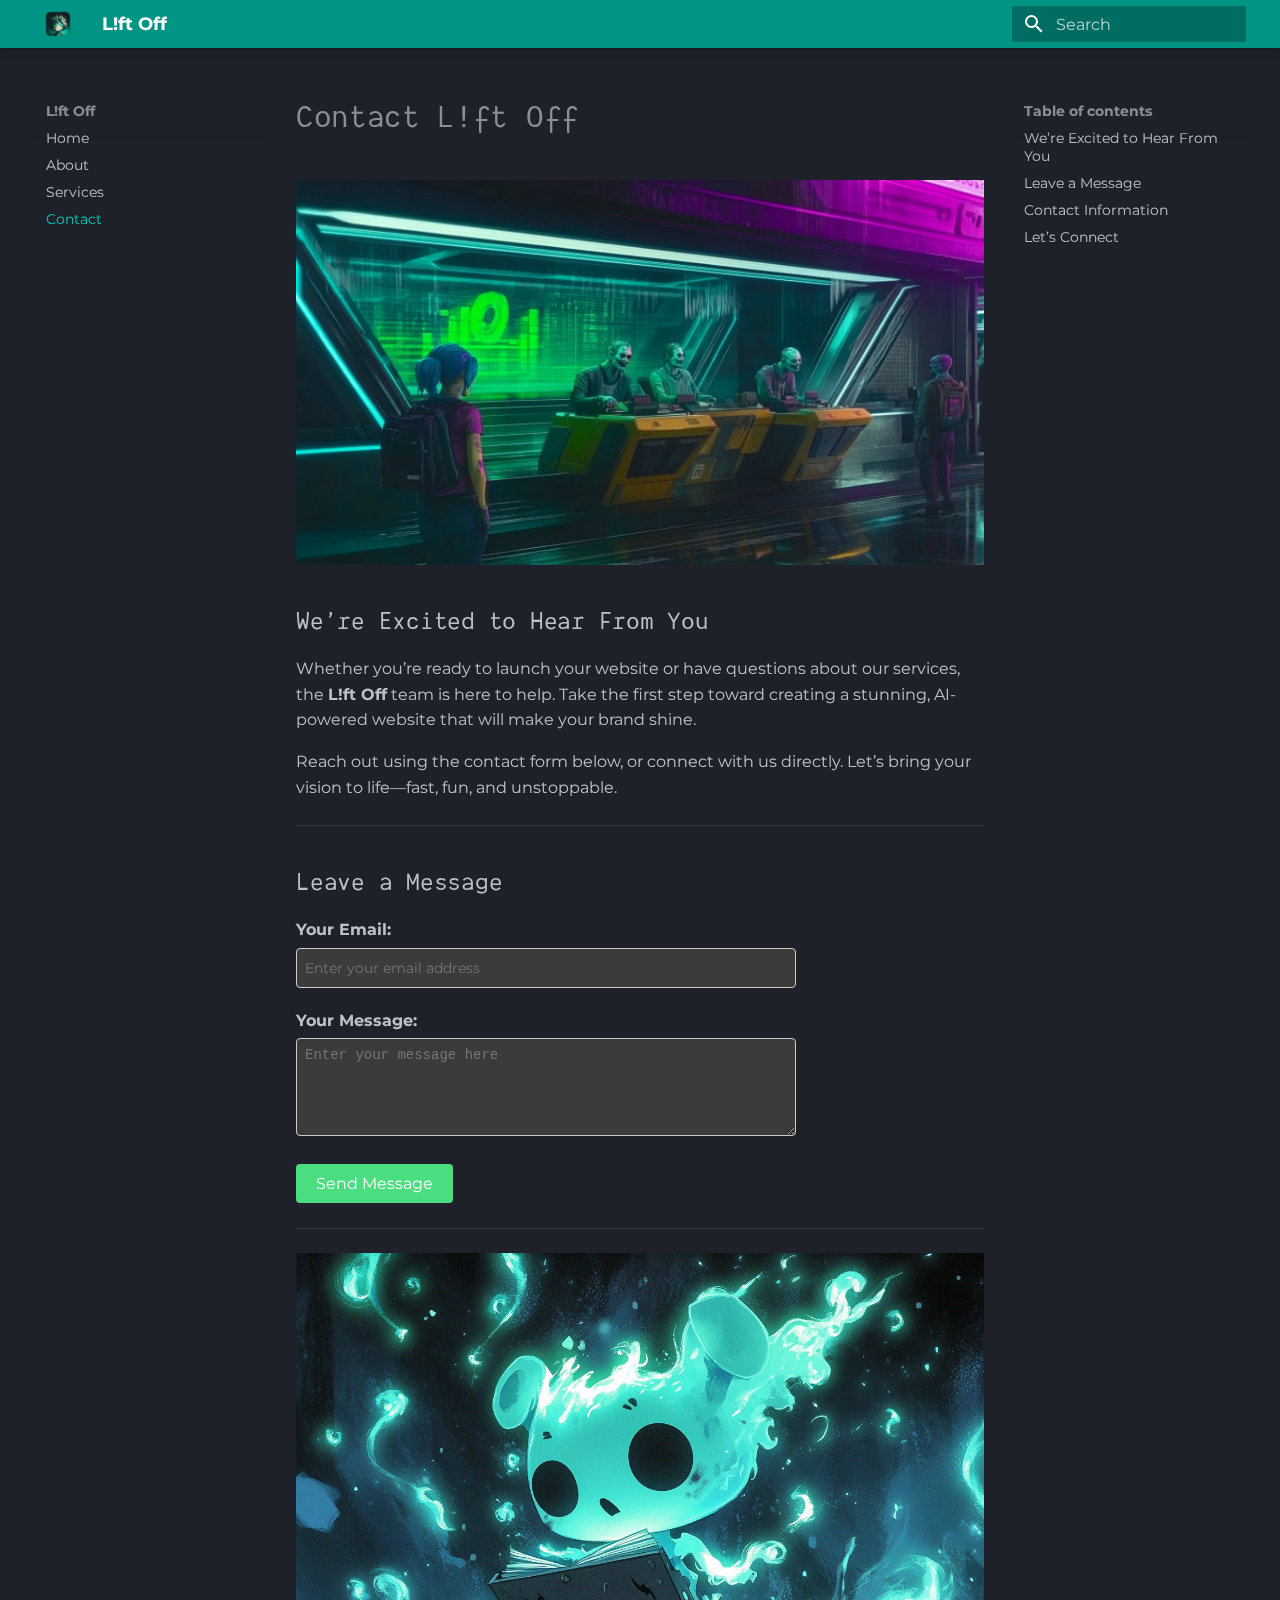
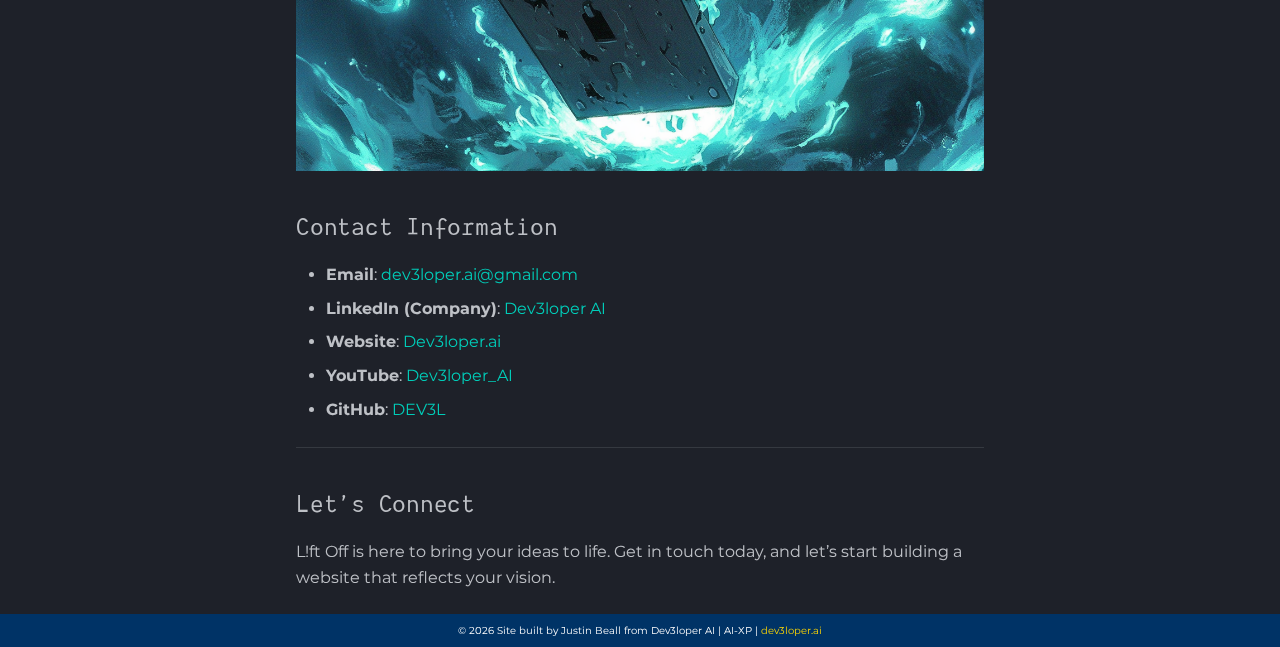
<file: contact/index.html>
<!doctype html><html class=no-js lang=en><meta charset=utf-8><meta content="width=device-width,initial-scale=1" name=viewport><meta content="Get in touch with L!ft Off to launch your AI-powered website in 72 hours. Contact our team today to get started on your digital transformation." name=description><meta content="Justin Beall" name=author><link href=https://dev3l.github.io/lift-off/contact/ rel=canonical><link href=../services/ rel=prev><link href=../images/favicon.png rel=icon><meta content="mkdocs-1.6.1, mkdocs-material-9.5.46" name=generator><title>Contact L!ft Off - L!ft Off</title><link href=../assets/stylesheets/main.6f8fc17f.min.css rel=stylesheet><link href=../assets/stylesheets/palette.06af60db.min.css rel=stylesheet><link crossorigin href=https://fonts.gstatic.com rel=preconnect><link href="https://fonts.googleapis.com/css?family=Montserrat:300,300i,400,400i,700,700i%7CRoboto+Mono:400,400i,700,700i&display=fallback" rel=stylesheet><style>:root{--md-text-font:"Montserrat";--md-code-font:"Roboto Mono"}</style><link href=../stylesheets/extra.css rel=stylesheet><script>__md_scope=new URL("..",location),__md_hash=e=>[...e].reduce(((e,_)=>(e<<5)-e+_.charCodeAt(0)),0),__md_get=(e,_=localStorage,t=__md_scope)=>JSON.parse(_.getItem(t.pathname+"."+e)),__md_set=(e,_,t=localStorage,a=__md_scope)=>{try{t.setItem(a.pathname+"."+e,JSON.stringify(_))}catch(e){}}</script><meta content=Contact name=title><link href=https://cdnjs.cloudflare.com/ajax/libs/font-awesome/6.4.2/css/all.min.css rel=stylesheet><meta content="L!ft Off AI website creation contact fast website inquiries Dev3loper AI custom website solutions website design support" name=keywords><meta content=website property=og:type><meta content=https://dev3l.github.io/lift-off/contact property=og:url><meta content=Contact property=og:title><meta content="Get in touch with L!ft Off to launch your AI-powered website in 72 hours. Contact our team today to get started on your digital transformation." property=og:description><meta content=../images/contact/lift-off-contact-banner.png property=og:image><meta content=summary_large_image property=twitter:card><meta content=https://dev3l.github.io/lift-off/contact property=twitter:url><meta content=Contact property=twitter:title><meta content="Get in touch with L!ft Off to launch your AI-powered website in 72 hours. Contact our team today to get started on your digital transformation." property=twitter:description><meta content=../images/contact/lift-off-contact-banner.png property=twitter:image><script type=application/ld+json>{"@context": "https://schema.org", "@type": "Article", "headline": "Contact", "image": ["../images/contact/lift-off-contact-banner.png"], "datePublished": "2024-11-29 05:18:40 -0500", "dateModified": "2024-11-29 06:12:13 -0500", "author": [{"@type": "Organization", "name": "Ultralytics", "url": "https://ultralytics.com/"}], "abstract": "Get in touch with L!ft Off to launch your AI-powered website in 72 hours. Contact our team today to get started on your digital transformation."}</script><body data-md-color-accent=indigo data-md-color-primary=teal data-md-color-scheme=slate dir=ltr><input autocomplete=off class=md-toggle data-md-toggle=drawer id=__drawer type=checkbox><input autocomplete=off class=md-toggle data-md-toggle=search id=__search type=checkbox><label class=md-overlay for=__drawer></label><div data-md-component=skip><a class=md-skip href=#contact-lft-off> Skip to content </a></div><div data-md-component=announce></div><header class="md-header md-header--shadow" data-md-component=header><nav class="md-header__inner md-grid" aria-label=Header><a aria-label="L!ft Off" class="md-header__button md-logo" title="L!ft Off" data-md-component=logo href=..> <img alt=logo src=../images/logo.png> </a><label class="md-header__button md-icon" for=__drawer><svg viewbox="0 0 24 24" xmlns=http://www.w3.org/2000/svg><path d="M3 6h18v2H3zm0 5h18v2H3zm0 5h18v2H3z"></path></svg></label><div class=md-header__title data-md-component=header-title><div class=md-header__ellipsis><div class=md-header__topic><span class=md-ellipsis> L!ft Off </span></div><div class=md-header__topic data-md-component=header-topic><span class=md-ellipsis> Contact L!ft Off </span></div></div></div><label class="md-header__button md-icon" for=__search><svg viewbox="0 0 24 24" xmlns=http://www.w3.org/2000/svg><path d="M9.5 3A6.5 6.5 0 0 1 16 9.5c0 1.61-.59 3.09-1.56 4.23l.27.27h.79l5 5-1.5 1.5-5-5v-.79l-.27-.27A6.52 6.52 0 0 1 9.5 16 6.5 6.5 0 0 1 3 9.5 6.5 6.5 0 0 1 9.5 3m0 2C7 5 5 7 5 9.5S7 14 9.5 14 14 12 14 9.5 12 5 9.5 5"></path></svg></label><div class=md-search data-md-component=search role=dialog><label class=md-search__overlay for=__search></label><div class=md-search__inner role=search><form class=md-search__form name=search><input aria-label=Search autocapitalize=off autocomplete=off autocorrect=off class=md-search__input data-md-component=search-query name=query placeholder=Search required spellcheck=false type=text><label class="md-search__icon md-icon" for=__search><svg viewbox="0 0 24 24" xmlns=http://www.w3.org/2000/svg><path d="M9.5 3A6.5 6.5 0 0 1 16 9.5c0 1.61-.59 3.09-1.56 4.23l.27.27h.79l5 5-1.5 1.5-5-5v-.79l-.27-.27A6.52 6.52 0 0 1 9.5 16 6.5 6.5 0 0 1 3 9.5 6.5 6.5 0 0 1 9.5 3m0 2C7 5 5 7 5 9.5S7 14 9.5 14 14 12 14 9.5 12 5 9.5 5"></path></svg> <svg viewbox="0 0 24 24" xmlns=http://www.w3.org/2000/svg><path d="M20 11v2H8l5.5 5.5-1.42 1.42L4.16 12l7.92-7.92L13.5 5.5 8 11z"></path></svg></label><nav aria-label=Search class=md-search__options><button class="md-search__icon md-icon" aria-label=Clear tabindex=-1 title=Clear type=reset><svg viewbox="0 0 24 24" xmlns=http://www.w3.org/2000/svg><path d="M19 6.41 17.59 5 12 10.59 6.41 5 5 6.41 10.59 12 5 17.59 6.41 19 12 13.41 17.59 19 19 17.59 13.41 12z"></path></svg></button></nav></form><div class=md-search__output><div class=md-search__scrollwrap data-md-scrollfix tabindex=0><div class=md-search-result data-md-component=search-result><div class=md-search-result__meta>Initializing search</div><ol class=md-search-result__list role=presentation></ol></div></div></div></div></div></nav></header><div class=md-container data-md-component=container><main class=md-main data-md-component=main><div class="md-main__inner md-grid"><div class="md-sidebar md-sidebar--primary" data-md-component=sidebar data-md-type=navigation><div class=md-sidebar__scrollwrap><div class=md-sidebar__inner><nav class="md-nav md-nav--primary" aria-label=Navigation data-md-level=0><label class=md-nav__title for=__drawer><a aria-label="L!ft Off" class="md-nav__button md-logo" title="L!ft Off" data-md-component=logo href=..> <img alt=logo src=../images/logo.png> </a> L!ft Off</label><ul class=md-nav__list data-md-scrollfix><li class=md-nav__item><a class=md-nav__link href=..> <span class=md-ellipsis> Home </span> </a><li class=md-nav__item><a class=md-nav__link href=../about/> <span class=md-ellipsis> About </span> </a><li class=md-nav__item><a class=md-nav__link href=../services/> <span class=md-ellipsis> Services </span> </a><li class="md-nav__item md-nav__item--active"><input class="md-nav__toggle md-toggle" id=__toc type=checkbox> <label class="md-nav__link md-nav__link--active" for=__toc><span class=md-ellipsis> Contact </span> <span class="md-nav__icon md-icon"></span></label> <a class="md-nav__link md-nav__link--active" href=./> <span class=md-ellipsis> Contact </span> </a> <nav aria-label="Table of contents" class="md-nav md-nav--secondary"><label class=md-nav__title for=__toc><span class="md-nav__icon md-icon"></span> Table of contents</label><ul class=md-nav__list data-md-component=toc data-md-scrollfix><li class=md-nav__item><a class=md-nav__link href=#were-excited-to-hear-from-you> <span class=md-ellipsis> We’re Excited to Hear From You </span> </a><li class=md-nav__item><a class=md-nav__link href=#leave-a-message> <span class=md-ellipsis> Leave a Message </span> </a><li class=md-nav__item><a class=md-nav__link href=#contact-information> <span class=md-ellipsis> Contact Information </span> </a><li class=md-nav__item><a class=md-nav__link href=#lets-connect> <span class=md-ellipsis> Let’s Connect </span> </a></ul></nav></ul></nav></div></div></div><div class="md-sidebar md-sidebar--secondary" data-md-component=sidebar data-md-type=toc><div class=md-sidebar__scrollwrap><div class=md-sidebar__inner><nav aria-label="Table of contents" class="md-nav md-nav--secondary"><label class=md-nav__title for=__toc><span class="md-nav__icon md-icon"></span> Table of contents</label><ul class=md-nav__list data-md-component=toc data-md-scrollfix><li class=md-nav__item><a class=md-nav__link href=#were-excited-to-hear-from-you> <span class=md-ellipsis> We’re Excited to Hear From You </span> </a><li class=md-nav__item><a class=md-nav__link href=#leave-a-message> <span class=md-ellipsis> Leave a Message </span> </a><li class=md-nav__item><a class=md-nav__link href=#contact-information> <span class=md-ellipsis> Contact Information </span> </a><li class=md-nav__item><a class=md-nav__link href=#lets-connect> <span class=md-ellipsis> Let’s Connect </span> </a></ul></nav></div></div></div><div class=md-content data-md-component=content><article class="md-content__inner md-typeset"><h1 id=contact-lft-off>Contact L!ft Off<a title="Permanent link" class=headerlink href=#contact-lft-off>¶</a></h1><p><img alt="A glowing digital pathway leading to the L!ft Off team, ready to help you launch your website" style="width:100%;max-width:800px;margin:auto auto 20px;display:block" src=../images/contact/lift-off-contact-banner.png><h2 id=were-excited-to-hear-from-you><strong>We’re Excited to Hear From You</strong><a title="Permanent link" class=headerlink href=#were-excited-to-hear-from-you>¶</a></h2><p>Whether you’re ready to launch your website or have questions about our services, the <strong>L!ft Off</strong> team is here to help. Take the first step toward creating a stunning, AI-powered website that will make your brand shine.<p>Reach out using the contact form below, or connect with us directly. Let’s bring your vision to life—fast, fun, and unstoppable.<hr><h2 id=leave-a-message><strong>Leave a Message</strong><a title="Permanent link" class=headerlink href=#leave-a-message>¶</a></h2><p><form action=https://formspree.io/f/xwpkwkqz method=POST style=max-width:500px;margin-bottom:20px><div style=margin-bottom:20px><label for=email style=margin-bottom:5px;display:block><strong>Your Email:</strong></label><input placeholder="Enter your email address" style="border:1px solid #ccc;border-radius:4px;width:100%;height:40px;padding:8px;font-size:14px" id=email name=email required type=email></div><div style=margin-bottom:20px><label for=message style=margin-bottom:5px;display:block><strong>Your Message:</strong></label><textarea placeholder="Enter your message here" style="border:1px solid #ccc;border-radius:4px;width:100%;padding:8px;font-size:14px" id=message name=message required rows=5></textarea></div><button style="color:#fff;cursor:pointer;background-color:#4ade80;border:none;border-radius:4px;padding:10px 20px;font-size:16px">Send Message</button></form><hr><p><img alt="A playful anime-style zombie mailbox glowing with green and blue accents" style="width:100%;max-width:800px;margin:auto auto 20px;display:block" src=../images/contact/lift-off-zombie-mailbox.png><h2 id=contact-information><strong>Contact Information</strong><a title="Permanent link" class=headerlink href=#contact-information>¶</a></h2><ul><li><strong>Email</strong>: <a href=mailto:dev3loper.ai@gmail.com>dev3loper.ai@gmail.com</a><li><strong>LinkedIn (Company)</strong>: <a href=https://www.linkedin.com/company/dev3loper-ai/>Dev3loper AI</a><li><strong>Website</strong>: <a href=https://dev3loper.ai>Dev3loper.ai</a><li><strong>YouTube</strong>: <a href=https://youtube.com/@dev3loper_ai>Dev3loper_AI</a><li><strong>GitHub</strong>: <a href=https://github.com/DEV3L>DEV3L</a></ul><hr><h2 id=lets-connect><strong>Let’s Connect</strong><a title="Permanent link" class=headerlink href=#lets-connect>¶</a></h2><p>L!ft Off is here to bring your ideas to life. Get in touch today, and let’s start building a website that reflects your vision.<div class=share-buttons><button class="share-button hover-item" onclick="window.open('https://twitter.com/intent/tweet?url=https://dev3l.github.io/lift-off/contact', 'TwitterShare', 'width=550,height=680,menubar=no,toolbar=no'); return false;"><i class="fa-brands fa-x-twitter"></i> Tweet</button><button class="share-button hover-item linkedin" onclick="window.open('https://www.linkedin.com/shareArticle?url=https://dev3l.github.io/lift-off/contact', 'LinkedinShare', 'width=550,height=730,menubar=no,toolbar=no'); return false;"><i class="fa-brands fa-linkedin-in"></i> Share</button></div></article></div><script>var target=document.getElementById(location.hash.slice(1));target&&target.name&&(target.checked=target.name.startsWith("__tabbed_"))</script></div></main><footer class=md-footer><div class="md-footer-meta md-typeset"><div class="md-footer-meta__inner md-grid"><div class=md-copyright>Made with <a href=https://squidfunk.github.io/mkdocs-material/ rel=noopener target=_blank> Material for MkDocs </a></div></div></div></footer></div><div class=md-dialog data-md-component=dialog><div class="md-dialog__inner md-typeset"></div></div><script id=__config type=application/json>{"base": "..", "features": [], "search": "../assets/javascripts/workers/search.6ce7567c.min.js", "translations": {"clipboard.copied": "Copied to clipboard", "clipboard.copy": "Copy to clipboard", "search.result.more.one": "1 more on this page", "search.result.more.other": "# more on this page", "search.result.none": "No matching documents", "search.result.one": "1 matching document", "search.result.other": "# matching documents", "search.result.placeholder": "Type to start searching", "search.result.term.missing": "Missing", "select.version": "Select version"}}</script><script src=../assets/javascripts/bundle.83f73b43.min.js></script><script src=../overrides/footer.js></script>
</file>
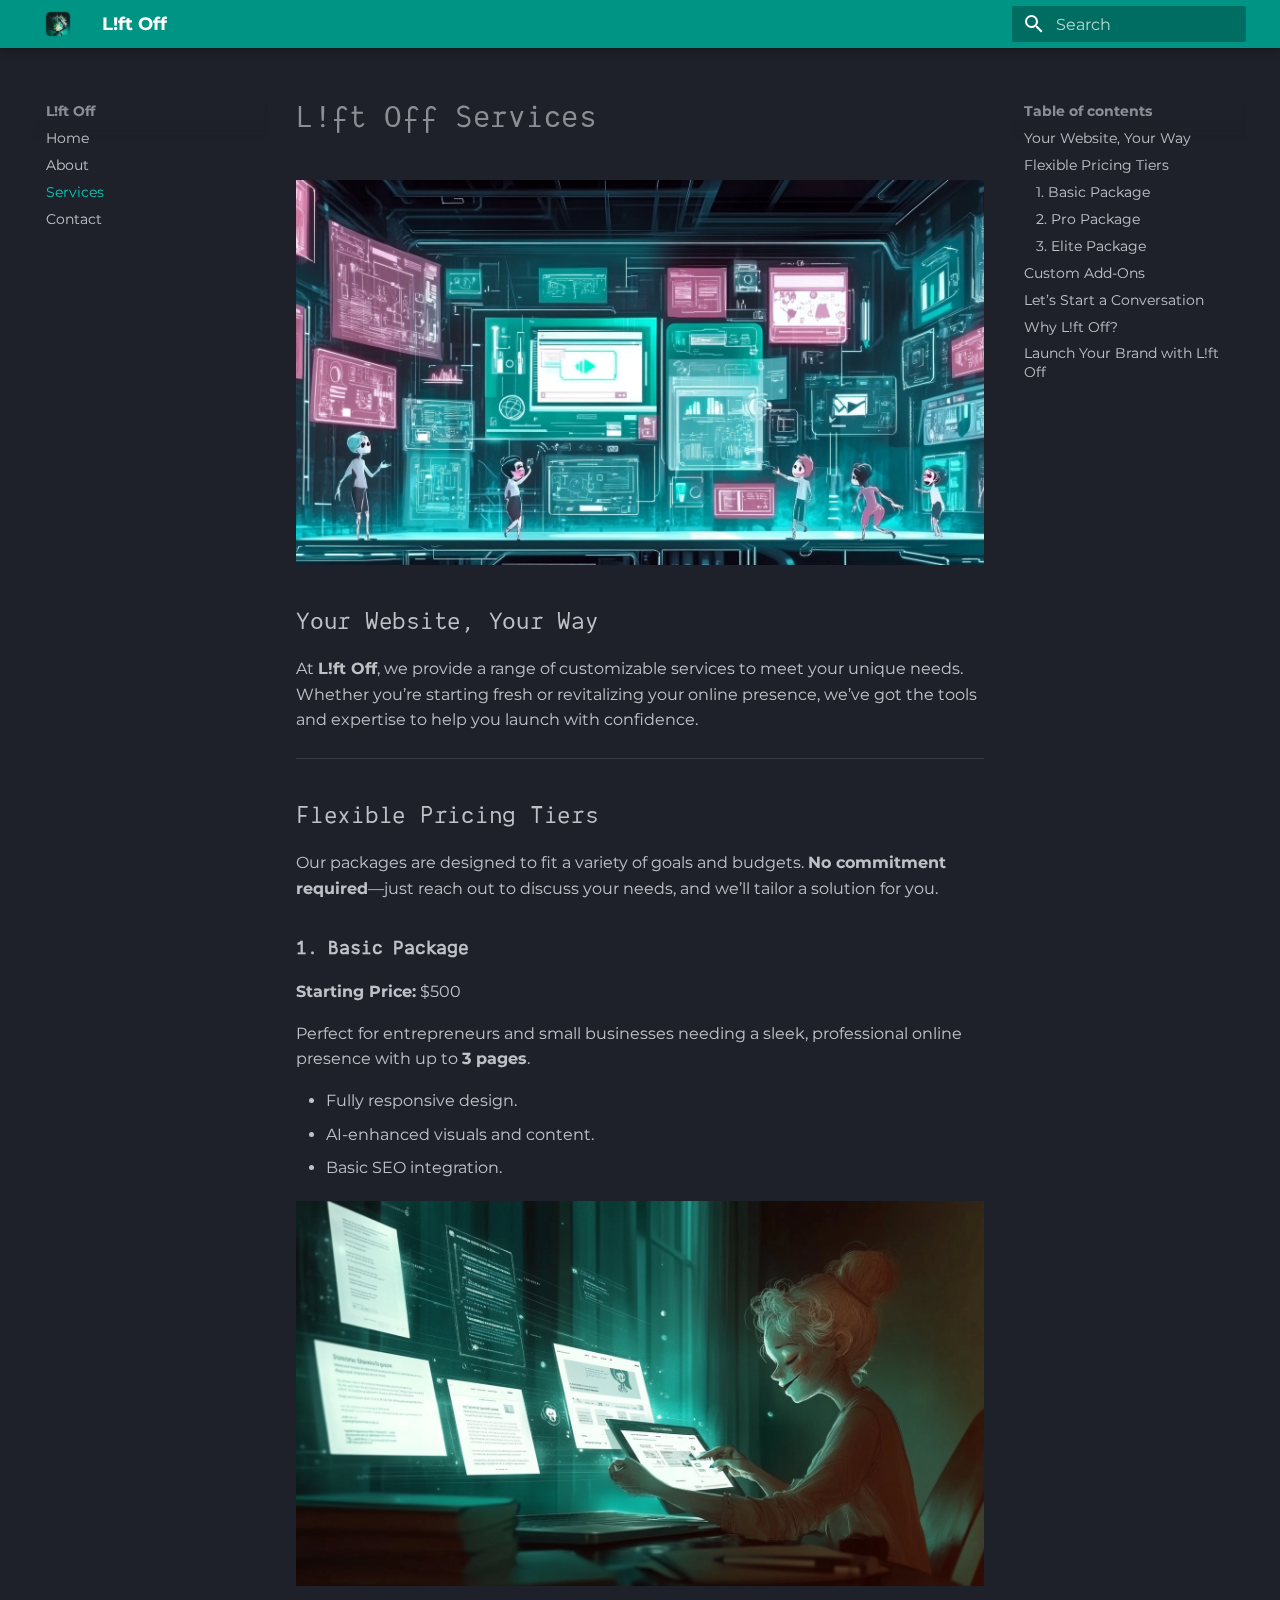
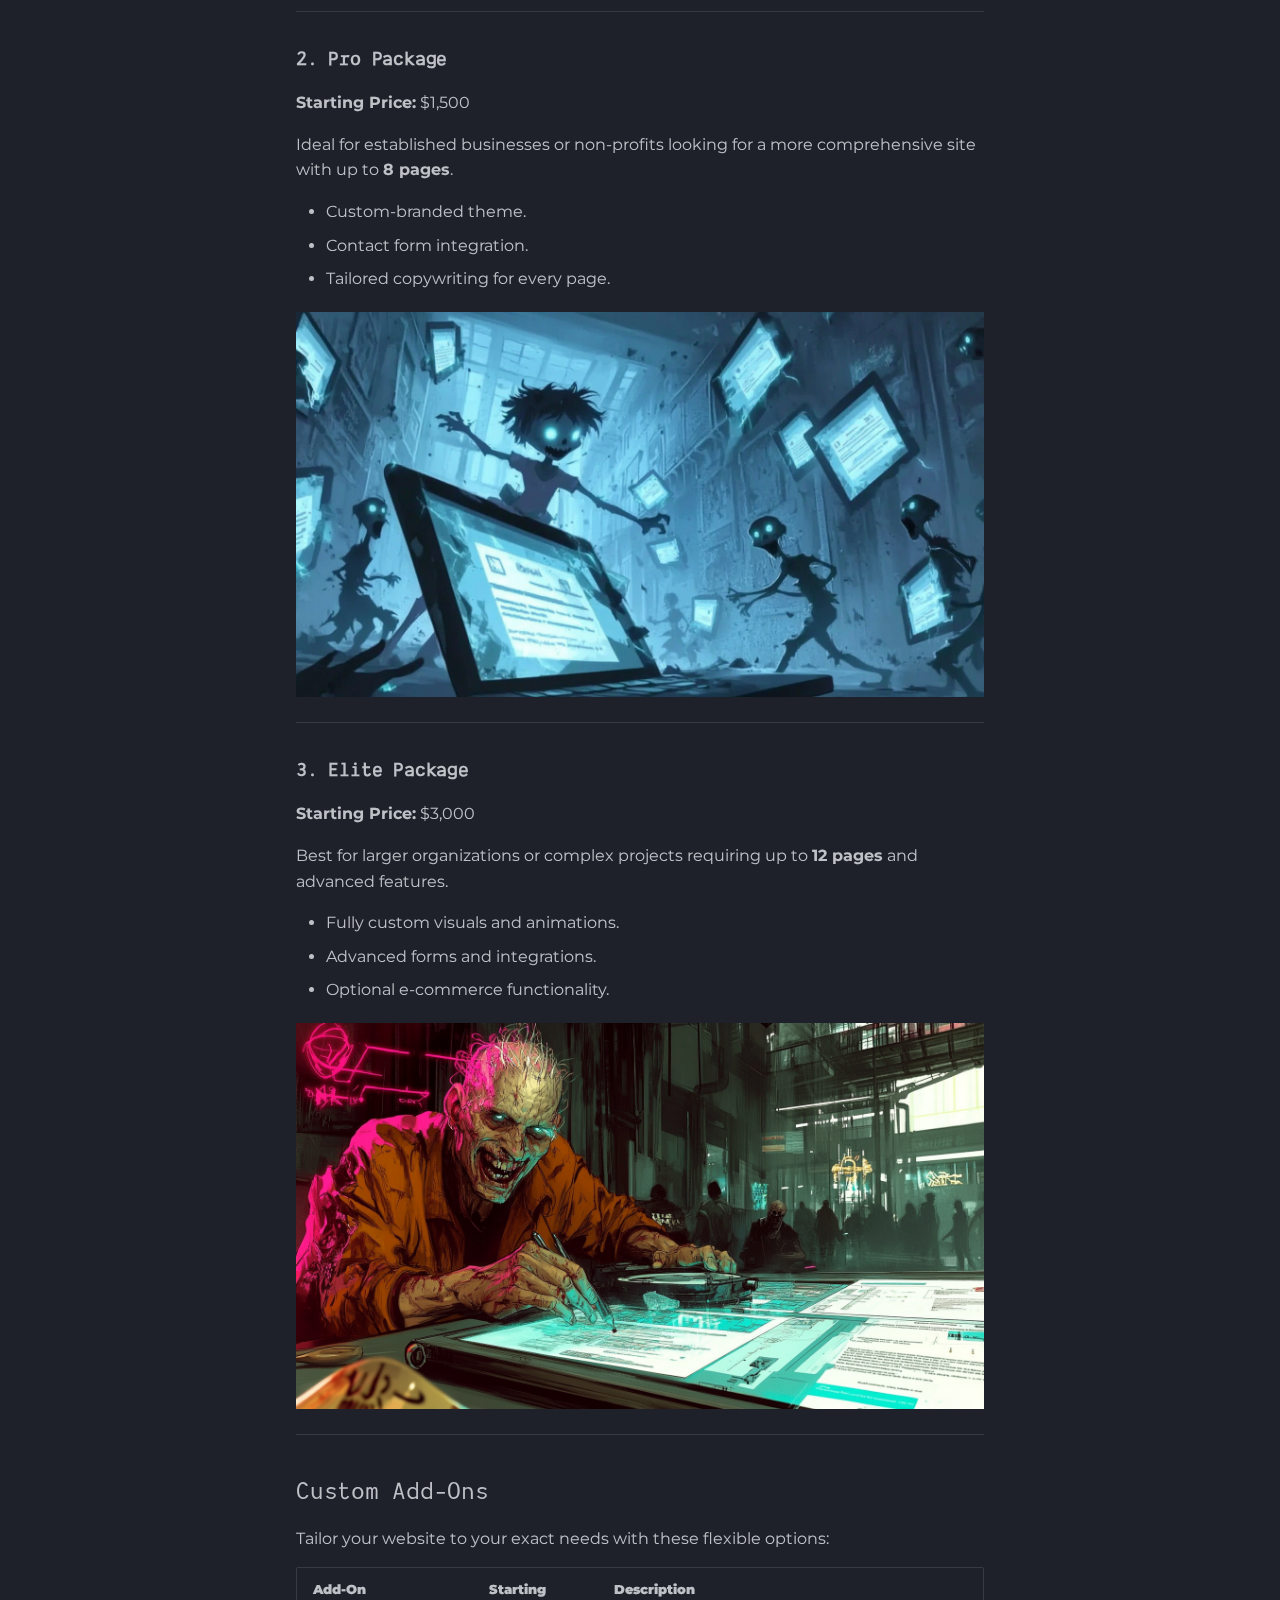
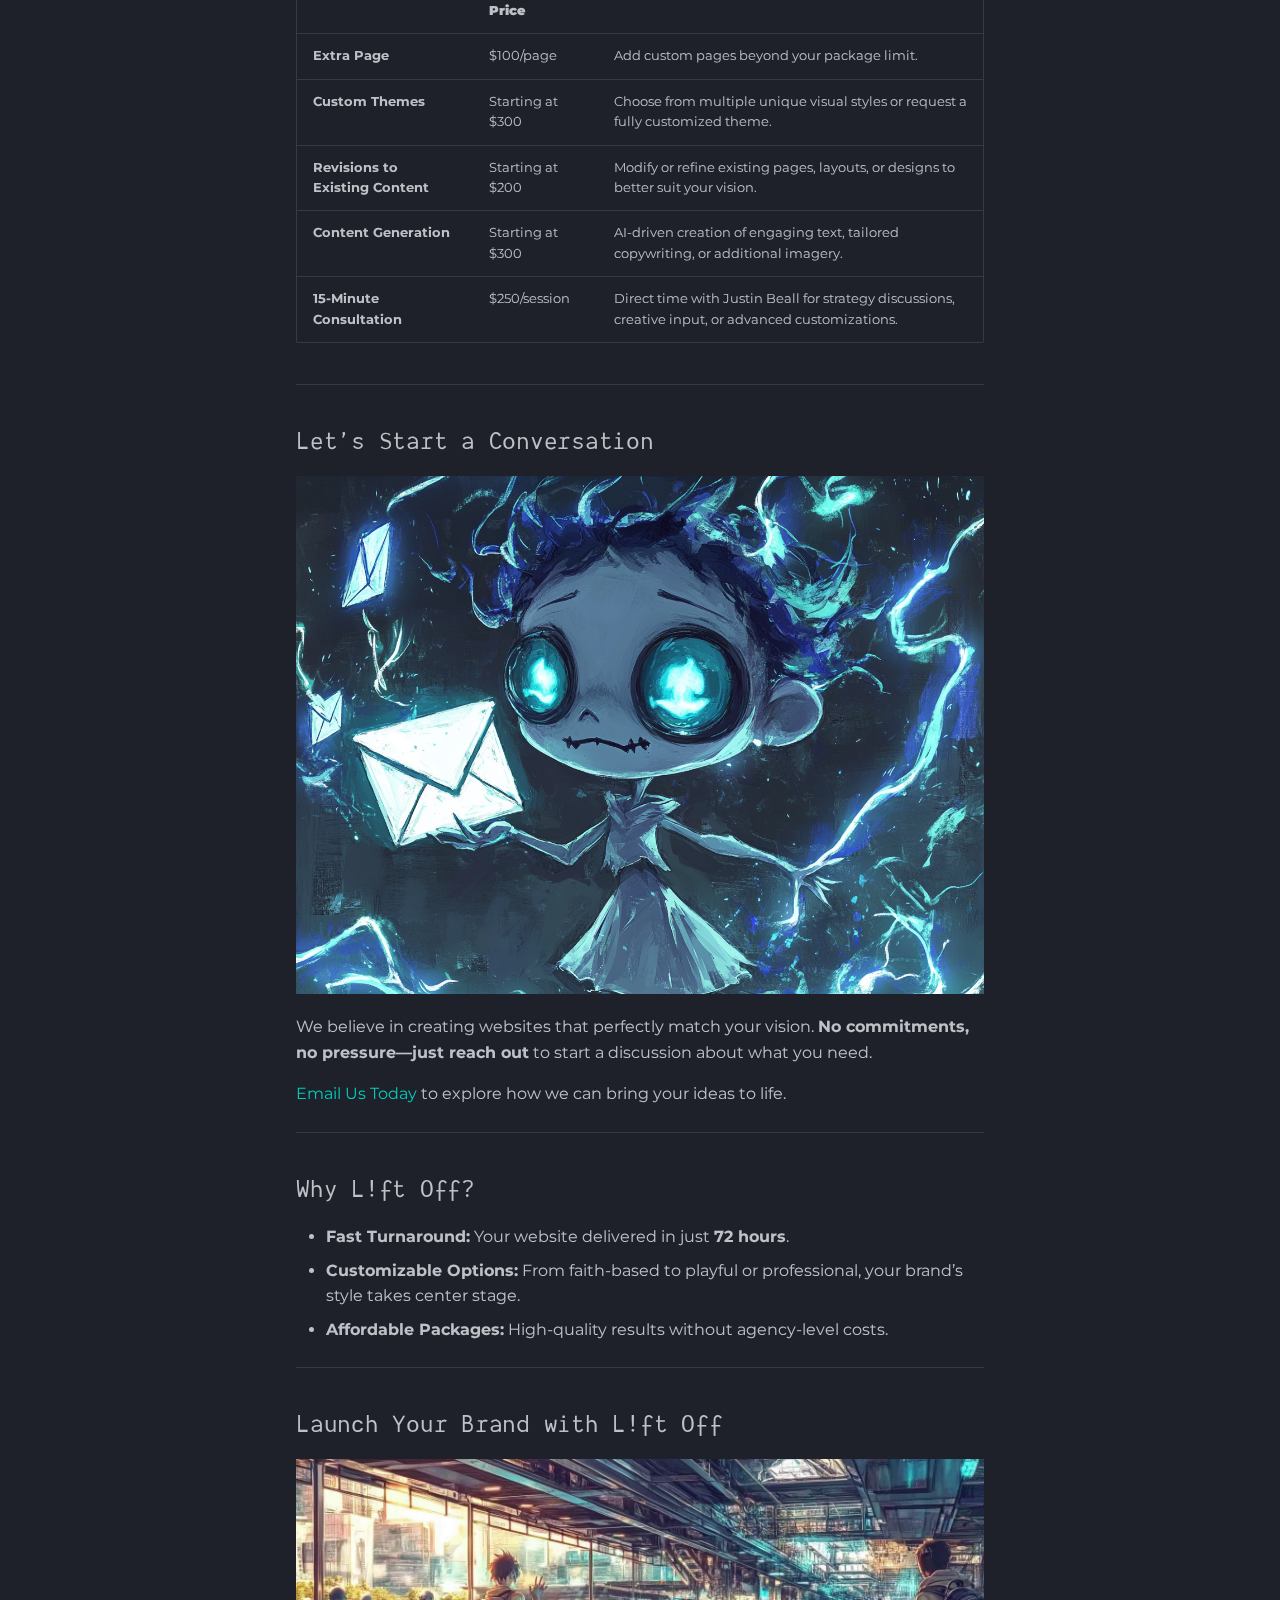
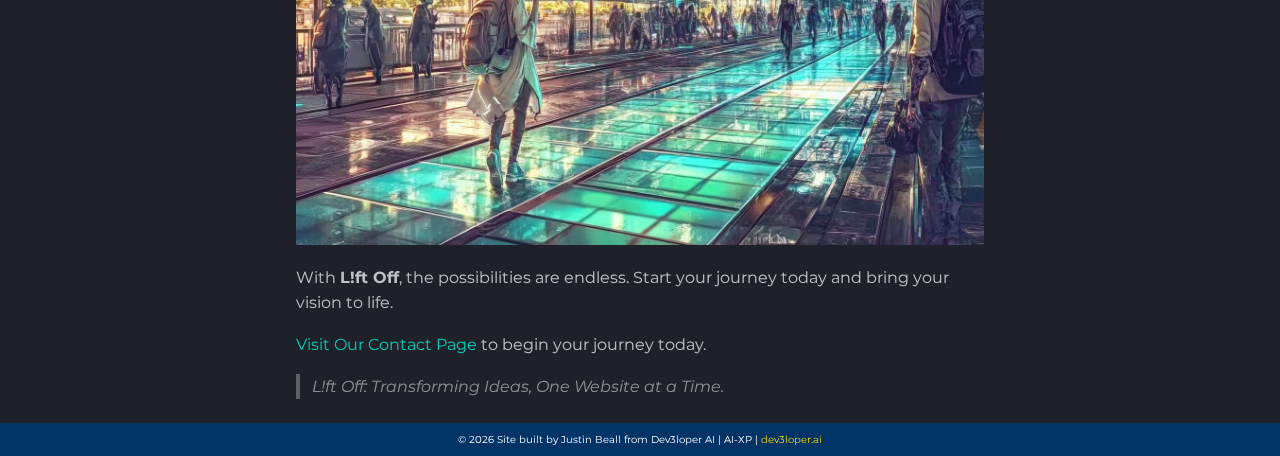
<file: services/index.html>
<!doctype html><html class=no-js lang=en><meta charset=utf-8><meta content="width=device-width,initial-scale=1" name=viewport><meta content="Discover the flexible, high-quality website creation services offered by L!ft Off. Explore options tailored to your needs, all delivered in just 72 hours." name=description><meta content="Justin Beall" name=author><link href=https://dev3l.github.io/lift-off/services/ rel=canonical><link href=../about/ rel=prev><link href=../contact/ rel=next><link href=../images/favicon.png rel=icon><meta content="mkdocs-1.6.1, mkdocs-material-9.5.46" name=generator><title>L!ft Off Services - L!ft Off</title><link href=../assets/stylesheets/main.6f8fc17f.min.css rel=stylesheet><link href=../assets/stylesheets/palette.06af60db.min.css rel=stylesheet><link crossorigin href=https://fonts.gstatic.com rel=preconnect><link href="https://fonts.googleapis.com/css?family=Montserrat:300,300i,400,400i,700,700i%7CRoboto+Mono:400,400i,700,700i&display=fallback" rel=stylesheet><style>:root{--md-text-font:"Montserrat";--md-code-font:"Roboto Mono"}</style><link href=../stylesheets/extra.css rel=stylesheet><script>__md_scope=new URL("..",location),__md_hash=e=>[...e].reduce(((e,_)=>(e<<5)-e+_.charCodeAt(0)),0),__md_get=(e,_=localStorage,t=__md_scope)=>JSON.parse(_.getItem(t.pathname+"."+e)),__md_set=(e,_,t=localStorage,a=__md_scope)=>{try{t.setItem(a.pathname+"."+e,JSON.stringify(_))}catch(e){}}</script><meta content=Services name=title><link href=https://cdnjs.cloudflare.com/ajax/libs/font-awesome/6.4.2/css/all.min.css rel=stylesheet><meta content="L!ft Off services website pricing AI website creation custom website solutions Dev3loper AI services" name=keywords><meta content=website property=og:type><meta content=https://dev3l.github.io/lift-off/services property=og:url><meta content=Services property=og:title><meta content="Discover the flexible, high-quality website creation services offered by L!ft Off. Explore options tailored to your needs, all delivered in just 72 hours." property=og:description><meta content=../images/services/lift-off-services-banner.png property=og:image><meta content=summary_large_image property=twitter:card><meta content=https://dev3l.github.io/lift-off/services property=twitter:url><meta content=Services property=twitter:title><meta content="Discover the flexible, high-quality website creation services offered by L!ft Off. Explore options tailored to your needs, all delivered in just 72 hours." property=twitter:description><meta content=../images/services/lift-off-services-banner.png property=twitter:image><script type=application/ld+json>{"@context": "https://schema.org", "@type": "Article", "headline": "Services", "image": ["../images/services/lift-off-services-banner.png"], "datePublished": "2024-11-29 06:55:06 -0500", "dateModified": "2024-11-29 07:05:20 -0500", "author": [{"@type": "Organization", "name": "Ultralytics", "url": "https://ultralytics.com/"}], "abstract": "Discover the flexible, high-quality website creation services offered by L!ft Off. Explore options tailored to your needs, all delivered in just 72 hours."}</script><body data-md-color-accent=indigo data-md-color-primary=teal data-md-color-scheme=slate dir=ltr><input autocomplete=off class=md-toggle data-md-toggle=drawer id=__drawer type=checkbox><input autocomplete=off class=md-toggle data-md-toggle=search id=__search type=checkbox><label class=md-overlay for=__drawer></label><div data-md-component=skip><a class=md-skip href=#lft-off-services> Skip to content </a></div><div data-md-component=announce></div><header class="md-header md-header--shadow" data-md-component=header><nav class="md-header__inner md-grid" aria-label=Header><a aria-label="L!ft Off" class="md-header__button md-logo" title="L!ft Off" data-md-component=logo href=..> <img alt=logo src=../images/logo.png> </a><label class="md-header__button md-icon" for=__drawer><svg viewbox="0 0 24 24" xmlns=http://www.w3.org/2000/svg><path d="M3 6h18v2H3zm0 5h18v2H3zm0 5h18v2H3z"></path></svg></label><div class=md-header__title data-md-component=header-title><div class=md-header__ellipsis><div class=md-header__topic><span class=md-ellipsis> L!ft Off </span></div><div class=md-header__topic data-md-component=header-topic><span class=md-ellipsis> L!ft Off Services </span></div></div></div><label class="md-header__button md-icon" for=__search><svg viewbox="0 0 24 24" xmlns=http://www.w3.org/2000/svg><path d="M9.5 3A6.5 6.5 0 0 1 16 9.5c0 1.61-.59 3.09-1.56 4.23l.27.27h.79l5 5-1.5 1.5-5-5v-.79l-.27-.27A6.52 6.52 0 0 1 9.5 16 6.5 6.5 0 0 1 3 9.5 6.5 6.5 0 0 1 9.5 3m0 2C7 5 5 7 5 9.5S7 14 9.5 14 14 12 14 9.5 12 5 9.5 5"></path></svg></label><div class=md-search data-md-component=search role=dialog><label class=md-search__overlay for=__search></label><div class=md-search__inner role=search><form class=md-search__form name=search><input aria-label=Search autocapitalize=off autocomplete=off autocorrect=off class=md-search__input data-md-component=search-query name=query placeholder=Search required spellcheck=false type=text><label class="md-search__icon md-icon" for=__search><svg viewbox="0 0 24 24" xmlns=http://www.w3.org/2000/svg><path d="M9.5 3A6.5 6.5 0 0 1 16 9.5c0 1.61-.59 3.09-1.56 4.23l.27.27h.79l5 5-1.5 1.5-5-5v-.79l-.27-.27A6.52 6.52 0 0 1 9.5 16 6.5 6.5 0 0 1 3 9.5 6.5 6.5 0 0 1 9.5 3m0 2C7 5 5 7 5 9.5S7 14 9.5 14 14 12 14 9.5 12 5 9.5 5"></path></svg> <svg viewbox="0 0 24 24" xmlns=http://www.w3.org/2000/svg><path d="M20 11v2H8l5.5 5.5-1.42 1.42L4.16 12l7.92-7.92L13.5 5.5 8 11z"></path></svg></label><nav aria-label=Search class=md-search__options><button class="md-search__icon md-icon" aria-label=Clear tabindex=-1 title=Clear type=reset><svg viewbox="0 0 24 24" xmlns=http://www.w3.org/2000/svg><path d="M19 6.41 17.59 5 12 10.59 6.41 5 5 6.41 10.59 12 5 17.59 6.41 19 12 13.41 17.59 19 19 17.59 13.41 12z"></path></svg></button></nav></form><div class=md-search__output><div class=md-search__scrollwrap data-md-scrollfix tabindex=0><div class=md-search-result data-md-component=search-result><div class=md-search-result__meta>Initializing search</div><ol class=md-search-result__list role=presentation></ol></div></div></div></div></div></nav></header><div class=md-container data-md-component=container><main class=md-main data-md-component=main><div class="md-main__inner md-grid"><div class="md-sidebar md-sidebar--primary" data-md-component=sidebar data-md-type=navigation><div class=md-sidebar__scrollwrap><div class=md-sidebar__inner><nav class="md-nav md-nav--primary" aria-label=Navigation data-md-level=0><label class=md-nav__title for=__drawer><a aria-label="L!ft Off" class="md-nav__button md-logo" title="L!ft Off" data-md-component=logo href=..> <img alt=logo src=../images/logo.png> </a> L!ft Off</label><ul class=md-nav__list data-md-scrollfix><li class=md-nav__item><a class=md-nav__link href=..> <span class=md-ellipsis> Home </span> </a><li class=md-nav__item><a class=md-nav__link href=../about/> <span class=md-ellipsis> About </span> </a><li class="md-nav__item md-nav__item--active"><input class="md-nav__toggle md-toggle" id=__toc type=checkbox> <label class="md-nav__link md-nav__link--active" for=__toc><span class=md-ellipsis> Services </span> <span class="md-nav__icon md-icon"></span></label> <a class="md-nav__link md-nav__link--active" href=./> <span class=md-ellipsis> Services </span> </a> <nav aria-label="Table of contents" class="md-nav md-nav--secondary"><label class=md-nav__title for=__toc><span class="md-nav__icon md-icon"></span> Table of contents</label><ul class=md-nav__list data-md-component=toc data-md-scrollfix><li class=md-nav__item><a class=md-nav__link href=#your-website-your-way> <span class=md-ellipsis> Your Website, Your Way </span> </a><li class=md-nav__item><a class=md-nav__link href=#flexible-pricing-tiers> <span class=md-ellipsis> Flexible Pricing Tiers </span> </a> <nav aria-label="Flexible Pricing Tiers" class=md-nav><ul class=md-nav__list><li class=md-nav__item><a class=md-nav__link href=#1-basic-package> <span class=md-ellipsis> 1. Basic Package </span> </a><li class=md-nav__item><a class=md-nav__link href=#2-pro-package> <span class=md-ellipsis> 2. Pro Package </span> </a><li class=md-nav__item><a class=md-nav__link href=#3-elite-package> <span class=md-ellipsis> 3. Elite Package </span> </a></ul></nav><li class=md-nav__item><a class=md-nav__link href=#custom-add-ons> <span class=md-ellipsis> Custom Add-Ons </span> </a><li class=md-nav__item><a class=md-nav__link href=#lets-start-a-conversation> <span class=md-ellipsis> Let’s Start a Conversation </span> </a><li class=md-nav__item><a class=md-nav__link href=#why-lft-off> <span class=md-ellipsis> Why L!ft Off? </span> </a><li class=md-nav__item><a class=md-nav__link href=#launch-your-brand-with-lft-off> <span class=md-ellipsis> Launch Your Brand with L!ft Off </span> </a></ul></nav><li class=md-nav__item><a class=md-nav__link href=../contact/> <span class=md-ellipsis> Contact </span> </a></ul></nav></div></div></div><div class="md-sidebar md-sidebar--secondary" data-md-component=sidebar data-md-type=toc><div class=md-sidebar__scrollwrap><div class=md-sidebar__inner><nav aria-label="Table of contents" class="md-nav md-nav--secondary"><label class=md-nav__title for=__toc><span class="md-nav__icon md-icon"></span> Table of contents</label><ul class=md-nav__list data-md-component=toc data-md-scrollfix><li class=md-nav__item><a class=md-nav__link href=#your-website-your-way> <span class=md-ellipsis> Your Website, Your Way </span> </a><li class=md-nav__item><a class=md-nav__link href=#flexible-pricing-tiers> <span class=md-ellipsis> Flexible Pricing Tiers </span> </a> <nav aria-label="Flexible Pricing Tiers" class=md-nav><ul class=md-nav__list><li class=md-nav__item><a class=md-nav__link href=#1-basic-package> <span class=md-ellipsis> 1. Basic Package </span> </a><li class=md-nav__item><a class=md-nav__link href=#2-pro-package> <span class=md-ellipsis> 2. Pro Package </span> </a><li class=md-nav__item><a class=md-nav__link href=#3-elite-package> <span class=md-ellipsis> 3. Elite Package </span> </a></ul></nav><li class=md-nav__item><a class=md-nav__link href=#custom-add-ons> <span class=md-ellipsis> Custom Add-Ons </span> </a><li class=md-nav__item><a class=md-nav__link href=#lets-start-a-conversation> <span class=md-ellipsis> Let’s Start a Conversation </span> </a><li class=md-nav__item><a class=md-nav__link href=#why-lft-off> <span class=md-ellipsis> Why L!ft Off? </span> </a><li class=md-nav__item><a class=md-nav__link href=#launch-your-brand-with-lft-off> <span class=md-ellipsis> Launch Your Brand with L!ft Off </span> </a></ul></nav></div></div></div><div class=md-content data-md-component=content><article class="md-content__inner md-typeset"><h1 id=lft-off-services>L!ft Off Services<a title="Permanent link" class=headerlink href=#lft-off-services>¶</a></h1><p><img alt="Illustration of glowing digital tools representing L!ft Off's customizable services" style="width:100%;max-width:800px;margin:auto auto 20px;display:block" src=../images/services/lift-off-services-banner.png><h2 id=your-website-your-way><strong>Your Website, Your Way</strong><a title="Permanent link" class=headerlink href=#your-website-your-way>¶</a></h2><p>At <strong>L!ft Off</strong>, we provide a range of customizable services to meet your unique needs. Whether you’re starting fresh or revitalizing your online presence, we’ve got the tools and expertise to help you launch with confidence.<hr><h2 id=flexible-pricing-tiers><strong>Flexible Pricing Tiers</strong><a title="Permanent link" class=headerlink href=#flexible-pricing-tiers>¶</a></h2><p>Our packages are designed to fit a variety of goals and budgets. <strong>No commitment required</strong>—just reach out to discuss your needs, and we’ll tailor a solution for you.<h3 id=1-basic-package><strong>1. Basic Package</strong><a title="Permanent link" class=headerlink href=#1-basic-package>¶</a></h3><p><strong>Starting Price:</strong> $500<p>Perfect for entrepreneurs and small businesses needing a sleek, professional online presence with up to <strong>3 pages</strong>.<ul><li>Fully responsive design.<li>AI-enhanced visuals and content.<li>Basic SEO integration.</ul><p><img alt="Cheerful zombies creating a glowing 3-page website in a digital workspace" style="width:100%;max-width:800px;margin:20px auto;display:block" src=../images/services/lift-off-basic-package.png><hr><h3 id=2-pro-package><strong>2. Pro Package</strong><a title="Permanent link" class=headerlink href=#2-pro-package>¶</a></h3><p><strong>Starting Price:</strong> $1,500<p>Ideal for established businesses or non-profits looking for a more comprehensive site with up to <strong>8 pages</strong>.<ul><li>Custom-branded theme.<li>Contact form integration.<li>Tailored copywriting for every page.</ul><p><img alt="Cartoonish zombies collaborating on an 8-page custom-branded website" style="width:100%;max-width:800px;margin:20px auto;display:block" src=../images/services/lift-off-pro-package.png><hr><h3 id=3-elite-package><strong>3. Elite Package</strong><a title="Permanent link" class=headerlink href=#3-elite-package>¶</a></h3><p><strong>Starting Price:</strong> $3,000<p>Best for larger organizations or complex projects requiring up to <strong>12 pages</strong> and advanced features.<ul><li>Fully custom visuals and animations.<li>Advanced forms and integrations.<li>Optional e-commerce functionality.</ul><p><img alt="Dynamic zombies creating a complex 12-page website with glowing animations and e-commerce panels" style="width:100%;max-width:800px;margin:20px auto;display:block" src=../images/services/lift-off-elite-package.png><hr><h2 id=custom-add-ons><strong>Custom Add-Ons</strong><a title="Permanent link" class=headerlink href=#custom-add-ons>¶</a></h2><p>Tailor your website to your exact needs with these flexible options:<table><thead><tr><th><strong>Add-On</strong><th><strong>Starting Price</strong><th><strong>Description</strong><tbody><tr><td><strong>Extra Page</strong><td>$100/page<td>Add custom pages beyond your package limit.<tr><td><strong>Custom Themes</strong><td>Starting at $300<td>Choose from multiple unique visual styles or request a fully customized theme.<tr><td><strong>Revisions to Existing Content</strong><td>Starting at $200<td>Modify or refine existing pages, layouts, or designs to better suit your vision.<tr><td><strong>Content Generation</strong><td>Starting at $300<td>AI-driven creation of engaging text, tailored copywriting, or additional imagery.<tr><td><strong>15-Minute Consultation</strong><td>$250/session<td>Direct time with Justin Beall for strategy discussions, creative input, or advanced customizations.</table><hr><h2 id=lets-start-a-conversation><strong>Let’s Start a Conversation</strong><a title="Permanent link" class=headerlink href=#lets-start-a-conversation>¶</a></h2><p><img alt="Illustration of a friendly email icon glowing with green and blue neon accents" style="width:100%;max-width:800px;margin:auto auto 20px;display:block" src=../images/services/lift-off-contact-prompt.png><p>We believe in creating websites that perfectly match your vision. <strong>No commitments, no pressure—just reach out</strong> to start a discussion about what you need.<p><a href=mailto:dev3loper.ai@gmail.com>Email Us Today</a> to explore how we can bring your ideas to life.<hr><h2 id=why-lft-off><strong>Why L!ft Off?</strong><a title="Permanent link" class=headerlink href=#why-lft-off>¶</a></h2><ul><li><strong>Fast Turnaround:</strong> Your website delivered in just <strong>72 hours</strong>.<li><strong>Customizable Options:</strong> From faith-based to playful or professional, your brand’s style takes center stage.<li><strong>Affordable Packages:</strong> High-quality results without agency-level costs.</ul><hr><h2 id=launch-your-brand-with-lft-off><strong>Launch Your Brand with L!ft Off</strong><a title="Permanent link" class=headerlink href=#launch-your-brand-with-lft-off>¶</a></h2><p><img alt="A glowing digital pathway representing transformation with L!ft Off" style="width:100%;max-width:800px;margin:auto auto 20px;display:block" src=../images/cta-pathway.png><p>With <strong>L!ft Off</strong>, the possibilities are endless. Start your journey today and bring your vision to life.<p><a href=../contact/>Visit Our Contact Page</a> to begin your journey today.<blockquote><p><em>L!ft Off: Transforming Ideas, One Website at a Time.</em></blockquote><div class=share-buttons><button class="share-button hover-item" onclick="window.open('https://twitter.com/intent/tweet?url=https://dev3l.github.io/lift-off/services', 'TwitterShare', 'width=550,height=680,menubar=no,toolbar=no'); return false;"><i class="fa-brands fa-x-twitter"></i> Tweet</button><button class="share-button hover-item linkedin" onclick="window.open('https://www.linkedin.com/shareArticle?url=https://dev3l.github.io/lift-off/services', 'LinkedinShare', 'width=550,height=730,menubar=no,toolbar=no'); return false;"><i class="fa-brands fa-linkedin-in"></i> Share</button></div></article></div><script>var target=document.getElementById(location.hash.slice(1));target&&target.name&&(target.checked=target.name.startsWith("__tabbed_"))</script></div></main><footer class=md-footer><div class="md-footer-meta md-typeset"><div class="md-footer-meta__inner md-grid"><div class=md-copyright>Made with <a href=https://squidfunk.github.io/mkdocs-material/ rel=noopener target=_blank> Material for MkDocs </a></div></div></div></footer></div><div class=md-dialog data-md-component=dialog><div class="md-dialog__inner md-typeset"></div></div><script id=__config type=application/json>{"base": "..", "features": [], "search": "../assets/javascripts/workers/search.6ce7567c.min.js", "translations": {"clipboard.copied": "Copied to clipboard", "clipboard.copy": "Copy to clipboard", "search.result.more.one": "1 more on this page", "search.result.more.other": "# more on this page", "search.result.none": "No matching documents", "search.result.one": "1 matching document", "search.result.other": "# matching documents", "search.result.placeholder": "Type to start searching", "search.result.term.missing": "Missing", "select.version": "Select version"}}</script><script src=../assets/javascripts/bundle.83f73b43.min.js></script><script src=../overrides/footer.js></script>
</file>
